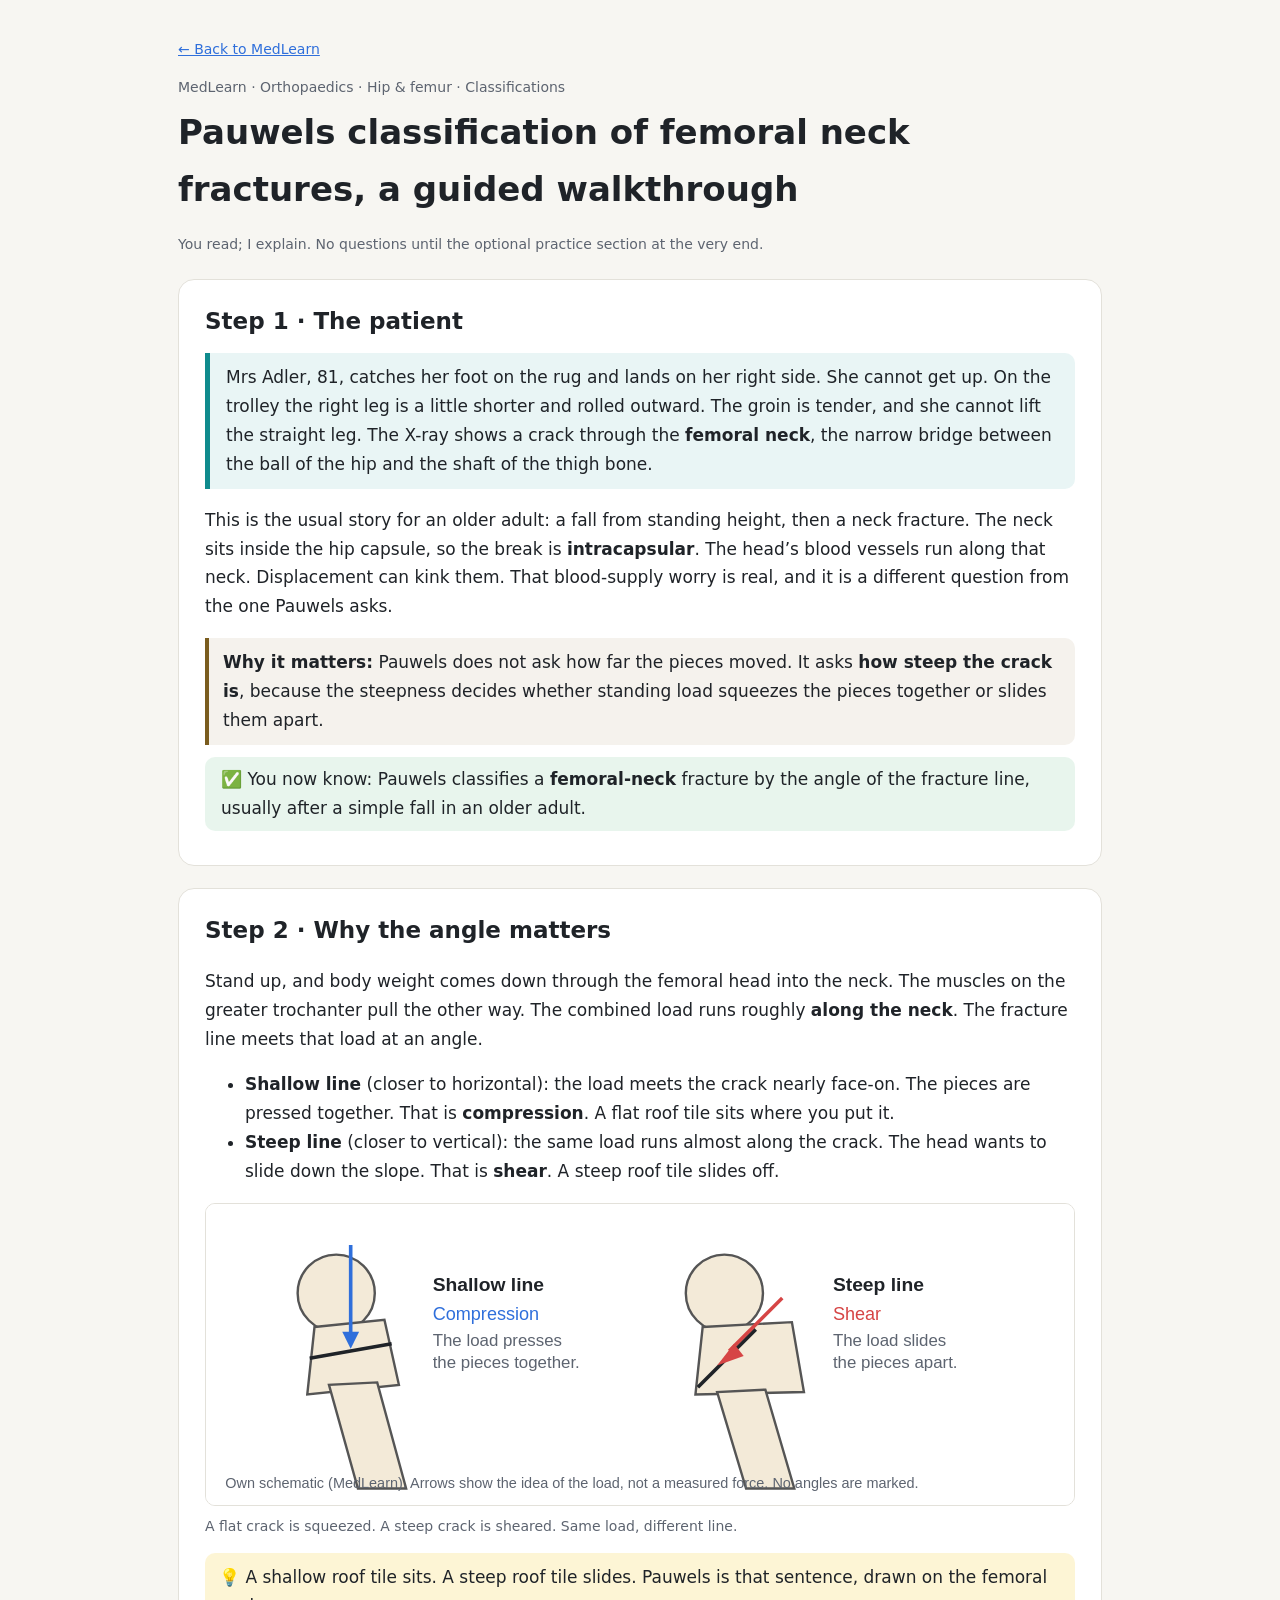
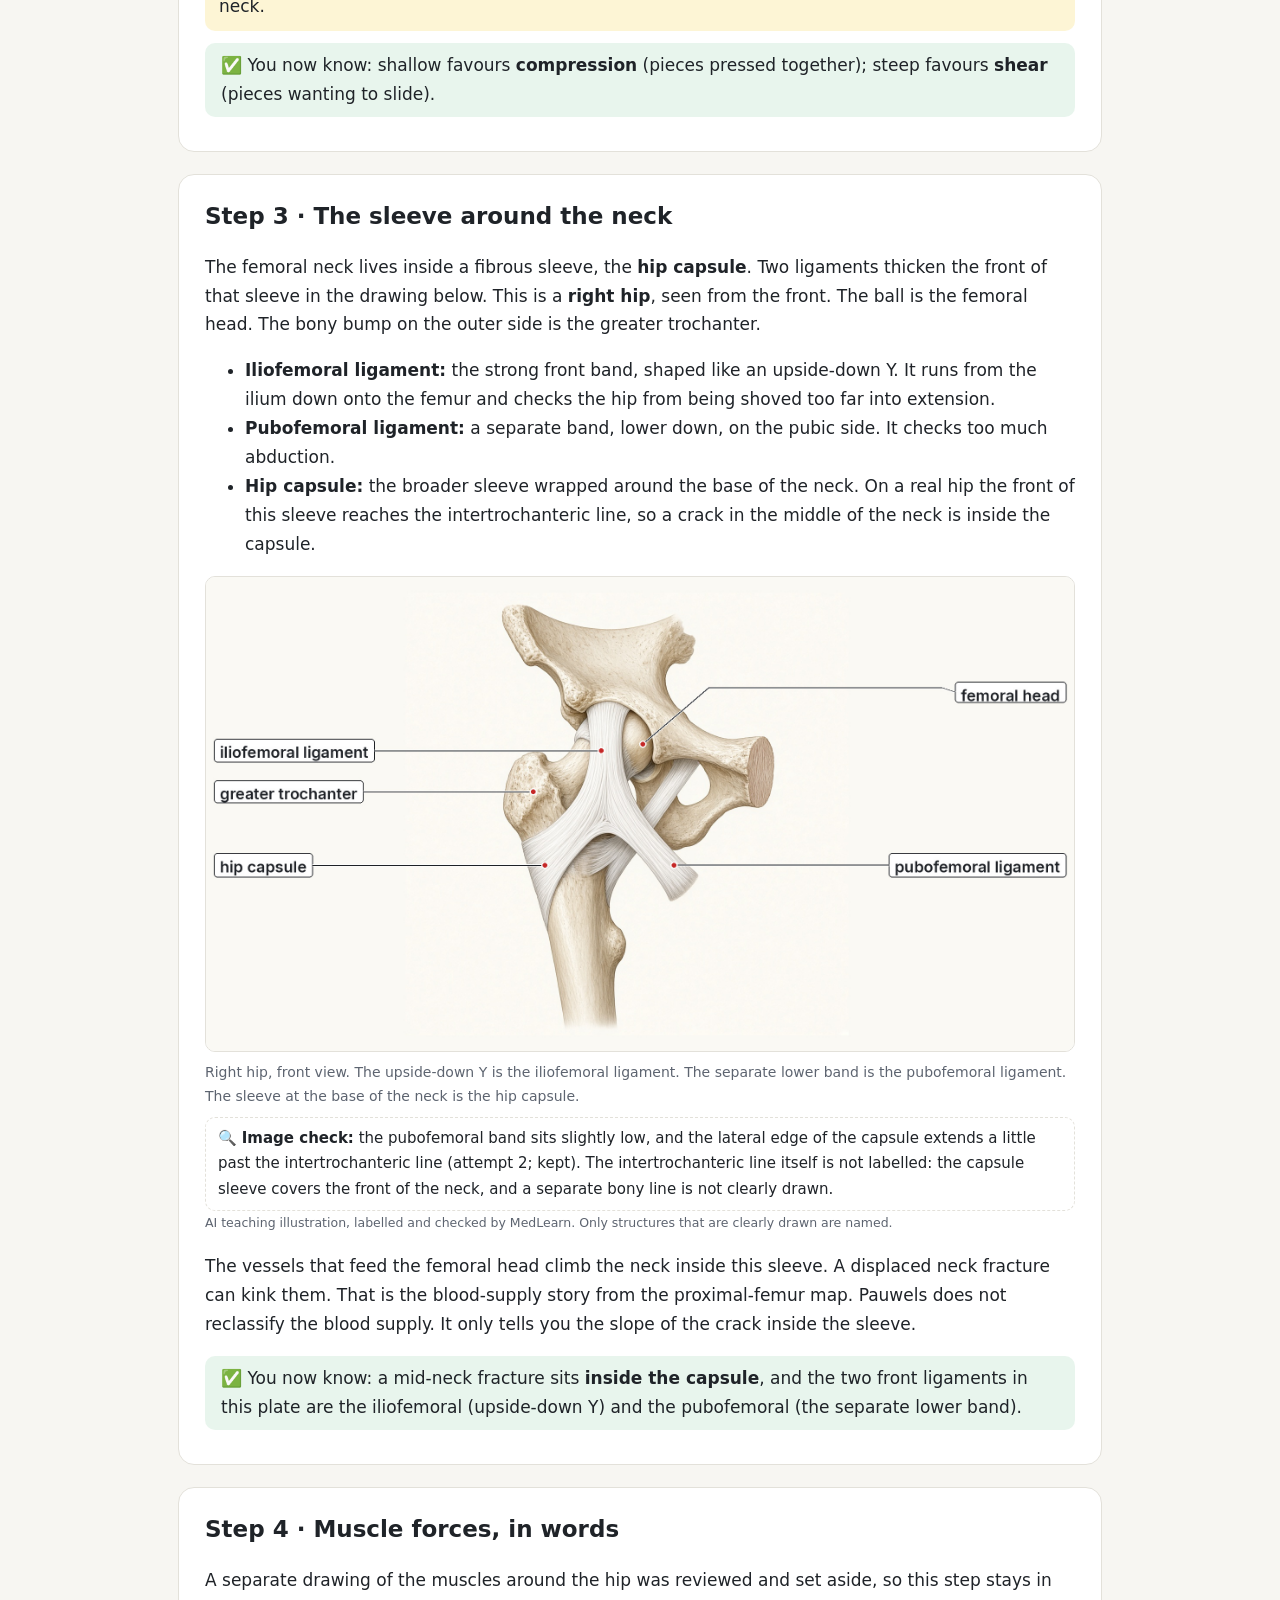
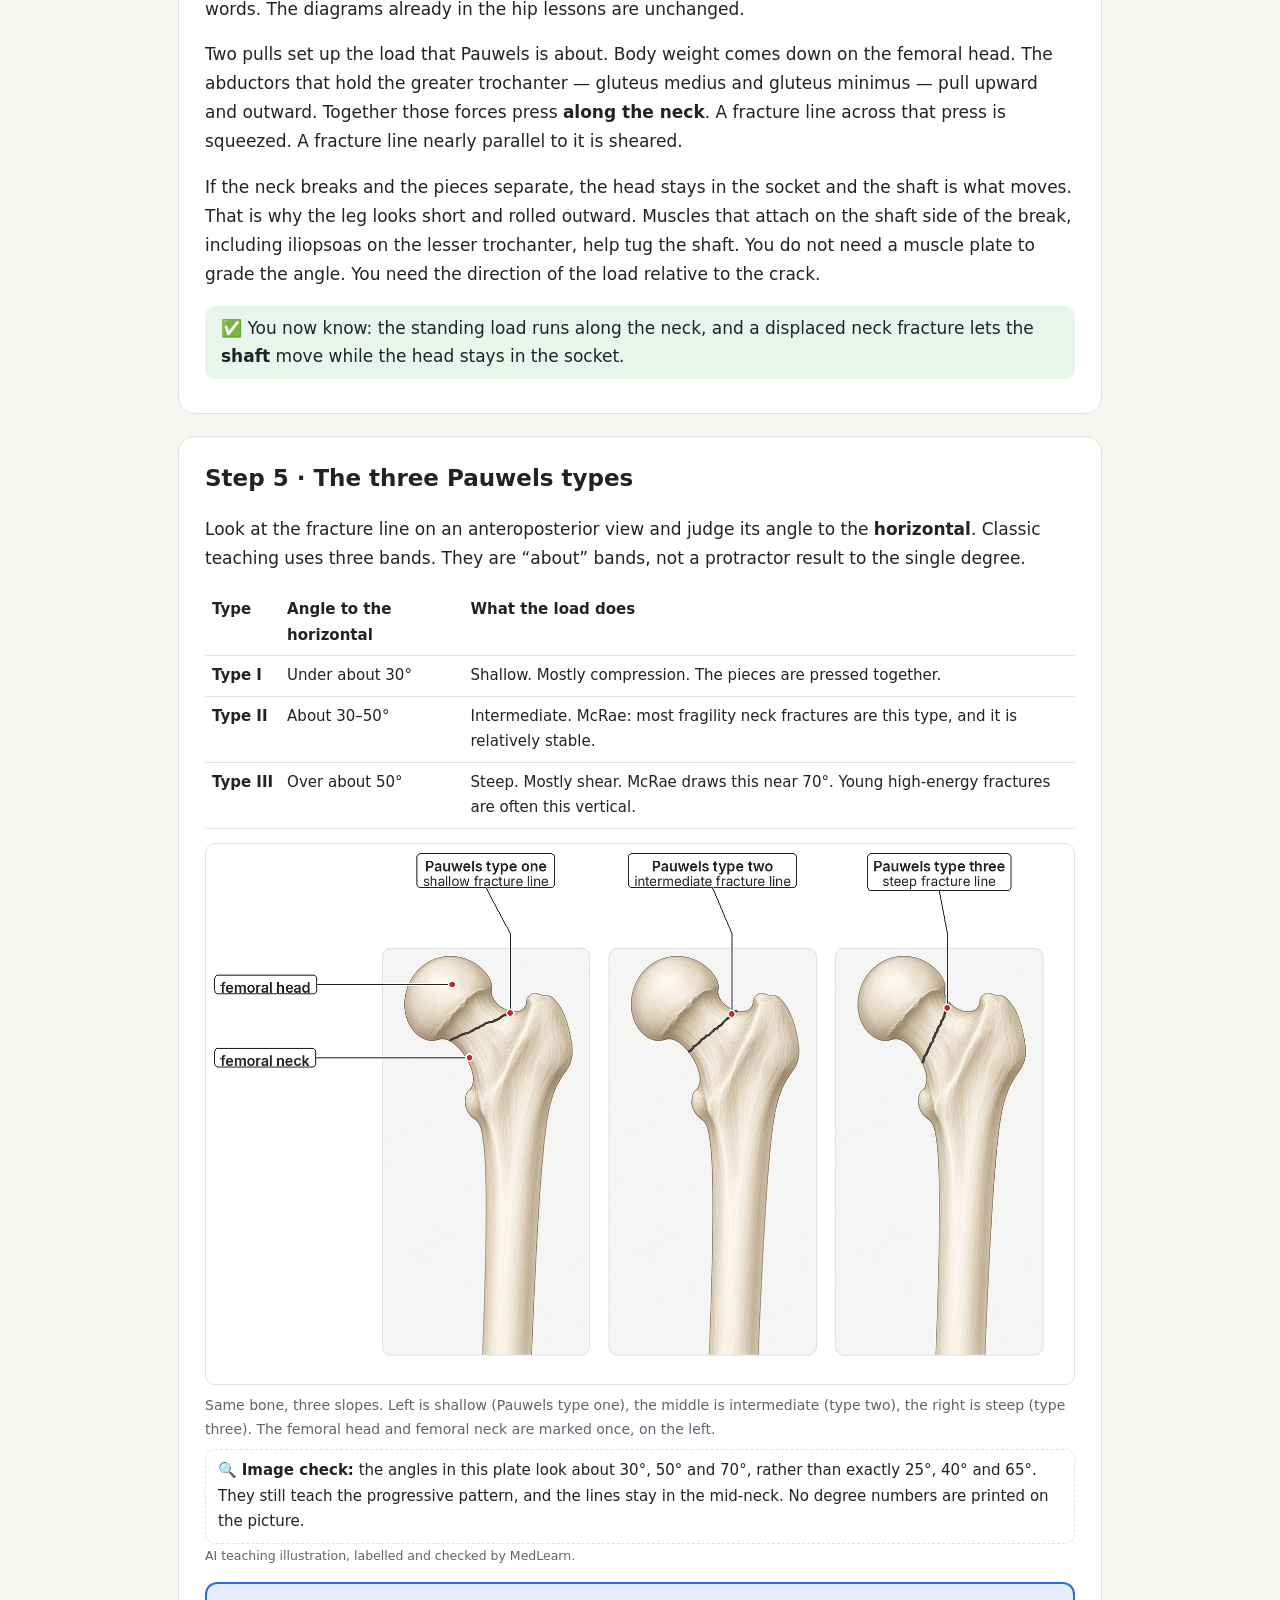
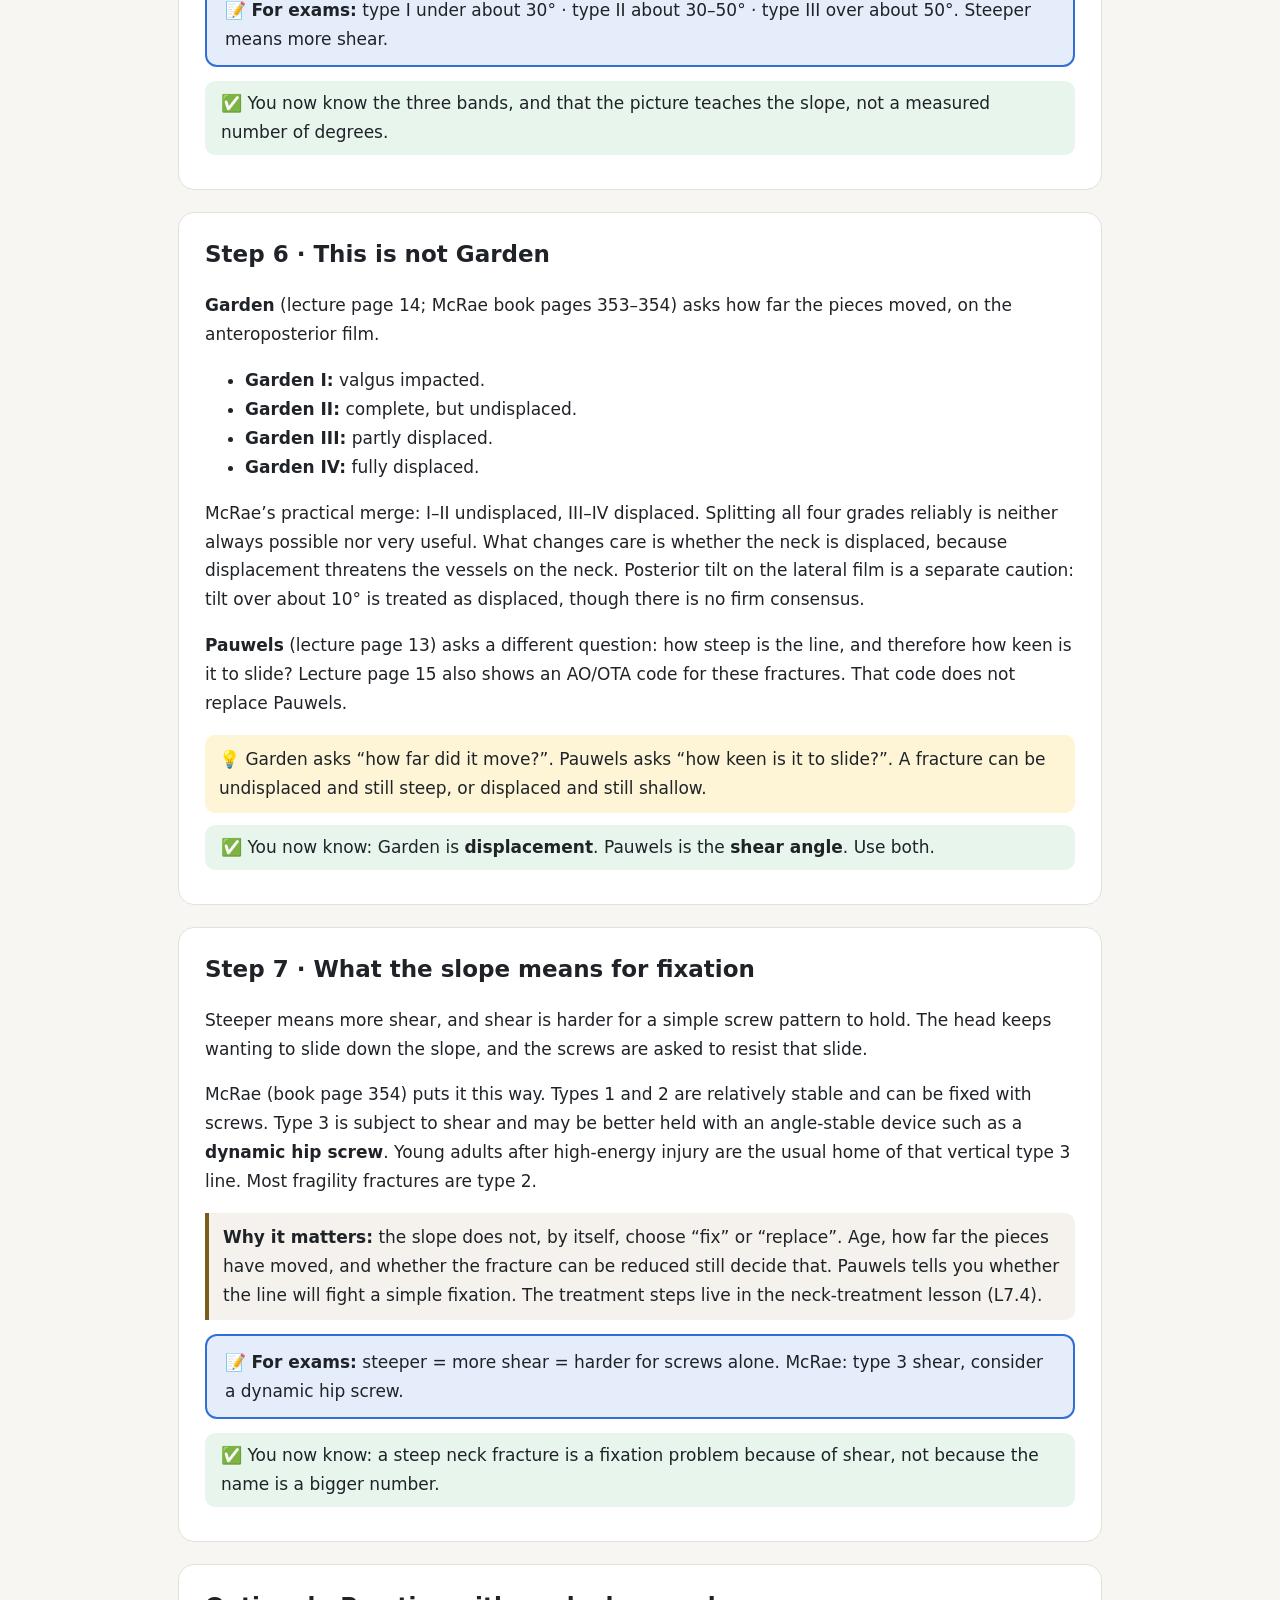
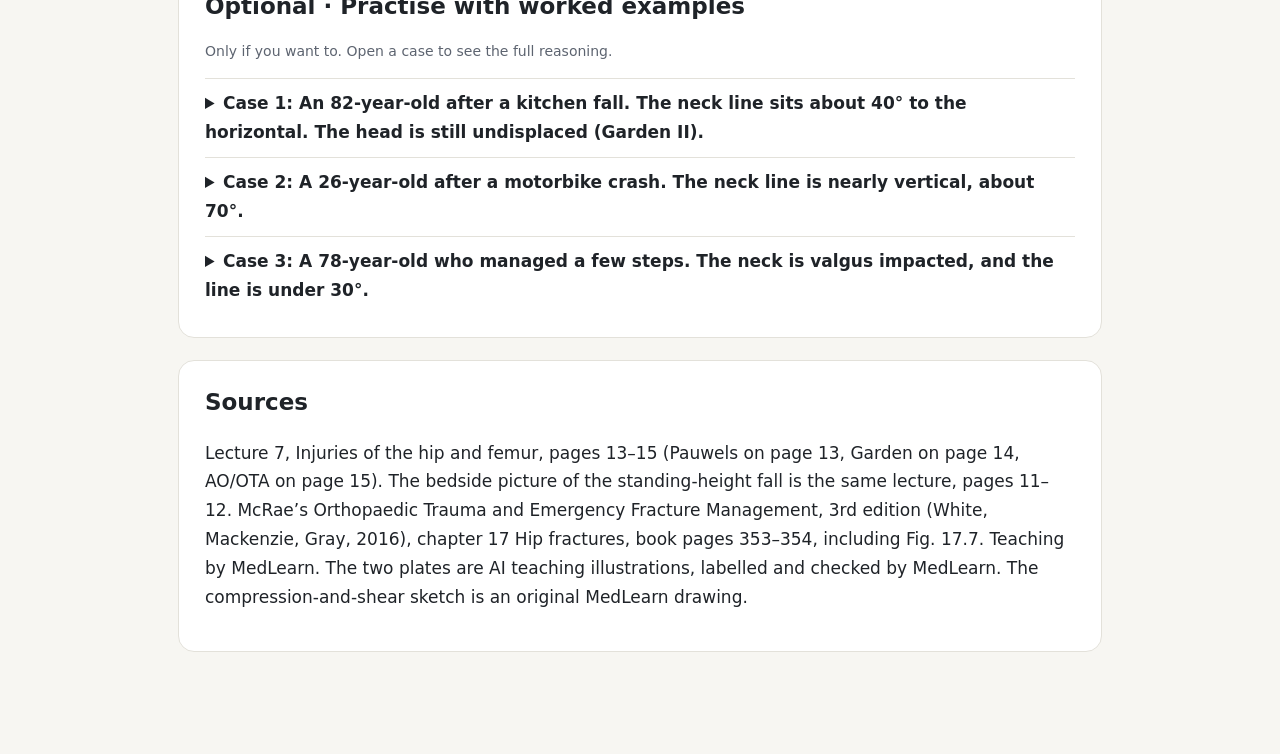
<file: classifications/pauwels.html>
<!DOCTYPE html><html lang="en"><head><meta charset="utf-8"><meta name="viewport" content="width=device-width,initial-scale=1"><title>Pauwels classification – MedLearn</title><style>:root{--bg:#f7f6f2;--panel:#fff;--ink:#1f2328;--mute:#5d6470;--line:#e3e1da;--acc:#2f6fdb;--ok:#1f9d55;--bad:#d64545;--c-hormone:#0f8b8d}
*{box-sizing:border-box}body{margin:0;background:var(--bg);color:var(--ink);font-family:"Atkinson Hyperlegible","Inter","Segoe UI",system-ui,Roboto,Arial,sans-serif;font-size:17px;line-height:1.7}
main{max-width:980px;margin:0 auto;padding:24px 28px 80px}
.card{background:var(--panel);border:1px solid var(--line);border-radius:16px;padding:22px 26px;margin:22px 0}
.card h2{margin:0 0 6px;font-size:23px}.meta{color:var(--mute);font-size:14px}
.scene{border-left:5px solid var(--c-hormone);background:color-mix(in srgb,var(--c-hormone) 9%,transparent);padding:10px 16px;border-radius:0 10px 10px 0;margin:12px 0}
.hint{background:color-mix(in srgb,#f5c518 18%,transparent);border-radius:10px;padding:10px 14px;margin:12px 0}
.exam{background:color-mix(in srgb,var(--acc) 12%,transparent);border:2px solid var(--acc);border-radius:12px;padding:12px 18px;margin:14px 0}
.check{background:color-mix(in srgb,var(--ok) 10%,transparent);border-radius:10px;padding:8px 16px;margin:12px 0}
figure{margin:14px 0}figure svg,figure img{width:100%;border:1px solid var(--line);border-radius:10px;background:#fff}figcaption{font-size:14px;color:var(--mute)}
table{border-collapse:collapse;width:100%;font-size:15px}td,th{border-bottom:1px solid var(--line);padding:7px;text-align:left;vertical-align:top}td:first-child,th:first-child{white-space:nowrap}
.imgcheck{display:block;margin-top:8px;background:#fff;border:1px dashed var(--line);border-radius:10px;padding:8px 12px;color:var(--ink);font-size:15px}
.attr{font-size:12.5px;color:var(--mute);line-height:1.4}
.why{background:color-mix(in srgb,#7a5c1e 8%,transparent);border-left:4px solid #7a5c1e;border-radius:0 10px 10px 0;padding:10px 14px;margin:12px 0}
details{border-top:1px solid var(--line);padding:10px 0}summary{cursor:pointer;font-weight:600}
a{color:var(--acc)}
</style></head><body><main>
<p class="meta"><a href="../">← Back to MedLearn</a></p><div class="meta">MedLearn · Orthopaedics · Hip &amp; femur · Classifications</div>
<h1 style="margin:4px 0">Pauwels classification of femoral neck fractures, a guided walkthrough</h1>
<p class="meta">You read; I explain. No questions until the optional practice section at the very end.</p>

<div class="card"><h2>Step 1 · The patient</h2>
<div class="scene">Mrs Adler, 81, catches her foot on the rug and lands on her right side. She cannot get up. On the trolley the right leg is a little shorter and rolled outward. The groin is tender, and she cannot lift the straight leg. The X-ray shows a crack through the <b>femoral neck</b>, the narrow bridge between the ball of the hip and the shaft of the thigh bone.</div>
<p>This is the usual story for an older adult: a fall from standing height, then a neck fracture. The neck sits inside the hip capsule, so the break is <b>intracapsular</b>. The head’s blood vessels run along that neck. Displacement can kink them. That blood-supply worry is real, and it is a different question from the one Pauwels asks.</p>
<div class="why"><b>Why it matters:</b> Pauwels does not ask how far the pieces moved. It asks <b>how steep the crack is</b>, because the steepness decides whether standing load squeezes the pieces together or slides them apart.</div>
<div class="check">✅ You now know: Pauwels classifies a <b>femoral-neck</b> fracture by the angle of the fracture line, usually after a simple fall in an older adult.</div></div>

<div class="card"><h2>Step 2 · Why the angle matters</h2>
<p>Stand up, and body weight comes down through the femoral head into the neck. The muscles on the greater trochanter pull the other way. The combined load runs roughly <b>along the neck</b>. The fracture line meets that load at an angle.</p>
<ul>
<li><b>Shallow line</b> (closer to horizontal): the load meets the crack nearly face-on. The pieces are pressed together. That is <b>compression</b>. A flat roof tile sits where you put it.</li>
<li><b>Steep line</b> (closer to vertical): the same load runs almost along the crack. The head wants to slide down the slope. That is <b>shear</b>. A steep roof tile slides off.</li>
</ul>
<figure><svg viewBox="0 0 720 250" xmlns="http://www.w3.org/2000/svg" role="img" aria-label="Shallow femoral neck fracture loaded in compression, and steep fracture loaded in shear">
<rect width="720" height="250" fill="#fff"/>
<g>
<circle cx="108" cy="74" r="32" fill="#f3ead8" stroke="#555" stroke-width="2"/>
<path d="M90,102 L148,96 L160,150 L84,158 Z" fill="#f3ead8" stroke="#555" stroke-width="2"/>
<path d="M102,150 L126,236 L166,236 L142,148 Z" fill="#f3ead8" stroke="#555" stroke-width="2"/>
<line x1="86" y1="128" x2="154" y2="116" stroke="#1f2328" stroke-width="3"/>
<line x1="120" y1="34" x2="120" y2="108" stroke="#2f6fdb" stroke-width="3"/>
<polygon points="120,120 113,106 127,106" fill="#2f6fdb"/>
<text x="188" y="72" font-family="Inter,Segoe UI,sans-serif" font-size="16" font-weight="700" fill="#1f2328">Shallow line</text>
<text x="188" y="96" font-family="Inter,Segoe UI,sans-serif" font-size="15" fill="#2f6fdb">Compression</text>
<text x="188" y="118" font-family="Inter,Segoe UI,sans-serif" font-size="14" fill="#5d6470">The load presses</text>
<text x="188" y="136" font-family="Inter,Segoe UI,sans-serif" font-size="14" fill="#5d6470">the pieces together.</text>
</g>
<g>
<circle cx="430" cy="74" r="32" fill="#f3ead8" stroke="#555" stroke-width="2"/>
<path d="M412,102 L486,98 L496,156 L406,158 Z" fill="#f3ead8" stroke="#555" stroke-width="2"/>
<path d="M424,156 L448,236 L488,236 L464,154 Z" fill="#f3ead8" stroke="#555" stroke-width="2"/>
<line x1="408" y1="152" x2="456" y2="104" stroke="#1f2328" stroke-width="3"/>
<line x1="478" y1="78" x2="434" y2="122" stroke="#d64545" stroke-width="3"/>
<polygon points="424,134 438,116 446,126" fill="#d64545"/>
<text x="520" y="72" font-family="Inter,Segoe UI,sans-serif" font-size="16" font-weight="700" fill="#1f2328">Steep line</text>
<text x="520" y="96" font-family="Inter,Segoe UI,sans-serif" font-size="15" fill="#d64545">Shear</text>
<text x="520" y="118" font-family="Inter,Segoe UI,sans-serif" font-size="14" fill="#5d6470">The load slides</text>
<text x="520" y="136" font-family="Inter,Segoe UI,sans-serif" font-size="14" fill="#5d6470">the pieces apart.</text>
</g>
<text x="16" y="236" font-family="Inter,Segoe UI,sans-serif" font-size="12" fill="#5d6470">Own schematic (MedLearn). Arrows show the idea of the load, not a measured force. No angles are marked.</text>
</svg><figcaption>A flat crack is squeezed. A steep crack is sheared. Same load, different line.</figcaption></figure>
<div class="hint">💡 A shallow roof tile sits. A steep roof tile slides. Pauwels is that sentence, drawn on the femoral neck.</div>
<div class="check">✅ You now know: shallow favours <b>compression</b> (pieces pressed together); steep favours <b>shear</b> (pieces wanting to slide).</div></div>

<div class="card"><h2>Step 3 · The sleeve around the neck</h2>
<p>The femoral neck lives inside a fibrous sleeve, the <b>hip capsule</b>. Two ligaments thicken the front of that sleeve in the drawing below. This is a <b>right hip</b>, seen from the front. The ball is the femoral head. The bony bump on the outer side is the greater trochanter.</p>
<ul>
<li><b>Iliofemoral ligament:</b> the strong front band, shaped like an upside-down Y. It runs from the ilium down onto the femur and checks the hip from being shoved too far into extension.</li>
<li><b>Pubofemoral ligament:</b> a separate band, lower down, on the pubic side. It checks too much abduction.</li>
<li><b>Hip capsule:</b> the broader sleeve wrapped around the base of the neck. On a real hip the front of this sleeve reaches the intertrochanteric line, so a crack in the middle of the neck is inside the capsule.</li>
</ul>
<figure><img src="../images/pw-hip-ligaments-labelled.jpg" alt="Labelled teaching drawing of a right hip from the front: iliofemoral ligament as an upside-down Y, a separate pubofemoral ligament, hip capsule, femoral head, and greater trochanter.">
<figcaption>Right hip, front view. The upside-down Y is the iliofemoral ligament. The separate lower band is the pubofemoral ligament. The sleeve at the base of the neck is the hip capsule.
<span class="imgcheck">🔍 <b>Image check:</b> the pubofemoral band sits slightly low, and the lateral edge of the capsule extends a little past the intertrochanteric line (attempt 2; kept). The intertrochanteric line itself is not labelled: the capsule sleeve covers the front of the neck, and a separate bony line is not clearly drawn.</span>
<span class="attr">AI teaching illustration, labelled and checked by MedLearn. Only structures that are clearly drawn are named.</span></figcaption></figure>
<p>The vessels that feed the femoral head climb the neck inside this sleeve. A displaced neck fracture can kink them. That is the blood-supply story from the proximal-femur map. Pauwels does not reclassify the blood supply. It only tells you the slope of the crack inside the sleeve.</p>
<div class="check">✅ You now know: a mid-neck fracture sits <b>inside the capsule</b>, and the two front ligaments in this plate are the iliofemoral (upside-down Y) and the pubofemoral (the separate lower band).</div></div>

<div class="card"><h2>Step 4 · Muscle forces, in words</h2>
<p>A separate drawing of the muscles around the hip was reviewed and set aside, so this step stays in words. The diagrams already in the hip lessons are unchanged.</p>
<p>Two pulls set up the load that Pauwels is about. Body weight comes down on the femoral head. The abductors that hold the greater trochanter — gluteus medius and gluteus minimus — pull upward and outward. Together those forces press <b>along the neck</b>. A fracture line across that press is squeezed. A fracture line nearly parallel to it is sheared.</p>
<p>If the neck breaks and the pieces separate, the head stays in the socket and the shaft is what moves. That is why the leg looks short and rolled outward. Muscles that attach on the shaft side of the break, including iliopsoas on the lesser trochanter, help tug the shaft. You do not need a muscle plate to grade the angle. You need the direction of the load relative to the crack.</p>
<div class="check">✅ You now know: the standing load runs along the neck, and a displaced neck fracture lets the <b>shaft</b> move while the head stays in the socket.</div></div>

<div class="card"><h2>Step 5 · The three Pauwels types</h2>
<p>Look at the fracture line on an anteroposterior view and judge its angle to the <b>horizontal</b>. Classic teaching uses three bands. They are “about” bands, not a protractor result to the single degree.</p>
<table>
<tr><th>Type</th><th>Angle to the horizontal</th><th>What the load does</th></tr>
<tr><td><b>Type I</b></td><td>Under about 30°</td><td>Shallow. Mostly compression. The pieces are pressed together.</td></tr>
<tr><td><b>Type II</b></td><td>About 30–50°</td><td>Intermediate. McRae: most fragility neck fractures are this type, and it is relatively stable.</td></tr>
<tr><td><b>Type III</b></td><td>Over about 50°</td><td>Steep. Mostly shear. McRae draws this near 70°. Young high-energy fractures are often this vertical.</td></tr>
</table>
<figure><img src="../images/pw-pauwels-angle-labelled.jpg" alt="Three-panel teaching drawing of a femoral neck. Left: Pauwels type one, a shallow fracture line. Middle: Pauwels type two, an intermediate fracture line. Right: Pauwels type three, a steep fracture line. Femoral head and femoral neck are labelled once.">
<figcaption>Same bone, three slopes. Left is shallow (Pauwels type one), the middle is intermediate (type two), the right is steep (type three). The femoral head and femoral neck are marked once, on the left.
<span class="imgcheck">🔍 <b>Image check:</b> the angles in this plate look about 30°, 50° and 70°, rather than exactly 25°, 40° and 65°. They still teach the progressive pattern, and the lines stay in the mid-neck. No degree numbers are printed on the picture.</span>
<span class="attr">AI teaching illustration, labelled and checked by MedLearn.</span></figcaption></figure>
<div class="exam">📝 <b>For exams:</b> type I under about 30° · type II about 30–50° · type III over about 50°. Steeper means more shear.</div>
<div class="check">✅ You now know the three bands, and that the picture teaches the slope, not a measured number of degrees.</div></div>

<div class="card"><h2>Step 6 · This is not Garden</h2>
<p><b>Garden</b> (lecture page 14; McRae book pages 353–354) asks how far the pieces moved, on the anteroposterior film.</p>
<ul>
<li><b>Garden I:</b> valgus impacted.</li>
<li><b>Garden II:</b> complete, but undisplaced.</li>
<li><b>Garden III:</b> partly displaced.</li>
<li><b>Garden IV:</b> fully displaced.</li>
</ul>
<p>McRae’s practical merge: I–II undisplaced, III–IV displaced. Splitting all four grades reliably is neither always possible nor very useful. What changes care is whether the neck is displaced, because displacement threatens the vessels on the neck. Posterior tilt on the lateral film is a separate caution: tilt over about 10° is treated as displaced, though there is no firm consensus.</p>
<p><b>Pauwels</b> (lecture page 13) asks a different question: how steep is the line, and therefore how keen is it to slide? Lecture page 15 also shows an AO/OTA code for these fractures. That code does not replace Pauwels.</p>
<div class="hint">💡 Garden asks “how far did it move?”. Pauwels asks “how keen is it to slide?”. A fracture can be undisplaced and still steep, or displaced and still shallow.</div>
<div class="check">✅ You now know: Garden is <b>displacement</b>. Pauwels is the <b>shear angle</b>. Use both.</div></div>

<div class="card"><h2>Step 7 · What the slope means for fixation</h2>
<p>Steeper means more shear, and shear is harder for a simple screw pattern to hold. The head keeps wanting to slide down the slope, and the screws are asked to resist that slide.</p>
<p>McRae (book page 354) puts it this way. Types 1 and 2 are relatively stable and can be fixed with screws. Type 3 is subject to shear and may be better held with an angle-stable device such as a <b>dynamic hip screw</b>. Young adults after high-energy injury are the usual home of that vertical type 3 line. Most fragility fractures are type 2.</p>
<div class="why"><b>Why it matters:</b> the slope does not, by itself, choose “fix” or “replace”. Age, how far the pieces have moved, and whether the fracture can be reduced still decide that. Pauwels tells you whether the line will fight a simple fixation. The treatment steps live in the neck-treatment lesson (L7.4).</div>
<div class="exam">📝 <b>For exams:</b> steeper = more shear = harder for screws alone. McRae: type 3 shear, consider a dynamic hip screw.</div>
<div class="check">✅ You now know: a steep neck fracture is a fixation problem because of shear, not because the name is a bigger number.</div></div>

<div class="card"><h2>Optional · Practise with worked examples</h2>
<p class="meta">Only if you want to. Open a case to see the full reasoning.</p>
<details><summary>Case 1: An 82-year-old after a kitchen fall. The neck line sits about 40° to the horizontal. The head is still undisplaced (Garden II).</summary>
<div class="ans show"><b>Pauwels type II, and separately Garden II.</b> <i>Reasoning:</i> about 40° sits in the type II band (about 30–50°). Garden II is the undisplaced group. McRae: most fragility fractures are type 2, relatively stable, and screws are often used. The angle did not answer the displacement question, and the Garden grade did not answer the shear question.</div></details>
<details><summary>Case 2: A 26-year-old after a motorbike crash. The neck line is nearly vertical, about 70°.</summary>
<div class="ans show"><b>Pauwels type III.</b> <i>Reasoning:</i> over about 50°, and looking like the steep end of the pattern (McRae draws type 3 near 70°). The load is mostly shear, so simple screws fight the slide. McRae: consider angle-stable fixation such as a dynamic hip screw. In a young adult the aim is still urgent reduction and fixation to save the head. The steep line changes the implant thinking, not the urgency.</div></details>
<details><summary>Case 3: A 78-year-old who managed a few steps. The neck is valgus impacted, and the line is under 30°.</summary>
<div class="ans show"><b>Pauwels type I, and Garden I is a different label.</b> <i>Reasoning:</i> under about 30° is the shallow, compression-friendly band (type I). Valgus impaction is Garden I, which describes displacement, not the slope. A shallow line does not mean you skip Garden.</div></details>
</div>

<div class="card"><h2>Sources</h2>
<p>Lecture 7, Injuries of the hip and femur, pages 13–15 (Pauwels on page 13, Garden on page 14, AO/OTA on page 15). The bedside picture of the standing-height fall is the same lecture, pages 11–12. McRae’s Orthopaedic Trauma and Emergency Fracture Management, 3rd edition (White, Mackenzie, Gray, 2016), chapter 17 Hip fractures, book pages 353–354, including Fig. 17.7. Teaching by MedLearn. The two plates are AI teaching illustrations, labelled and checked by MedLearn. The compression-and-shear sketch is an original MedLearn drawing.</p>
</div>
</main></body></html>
</file>
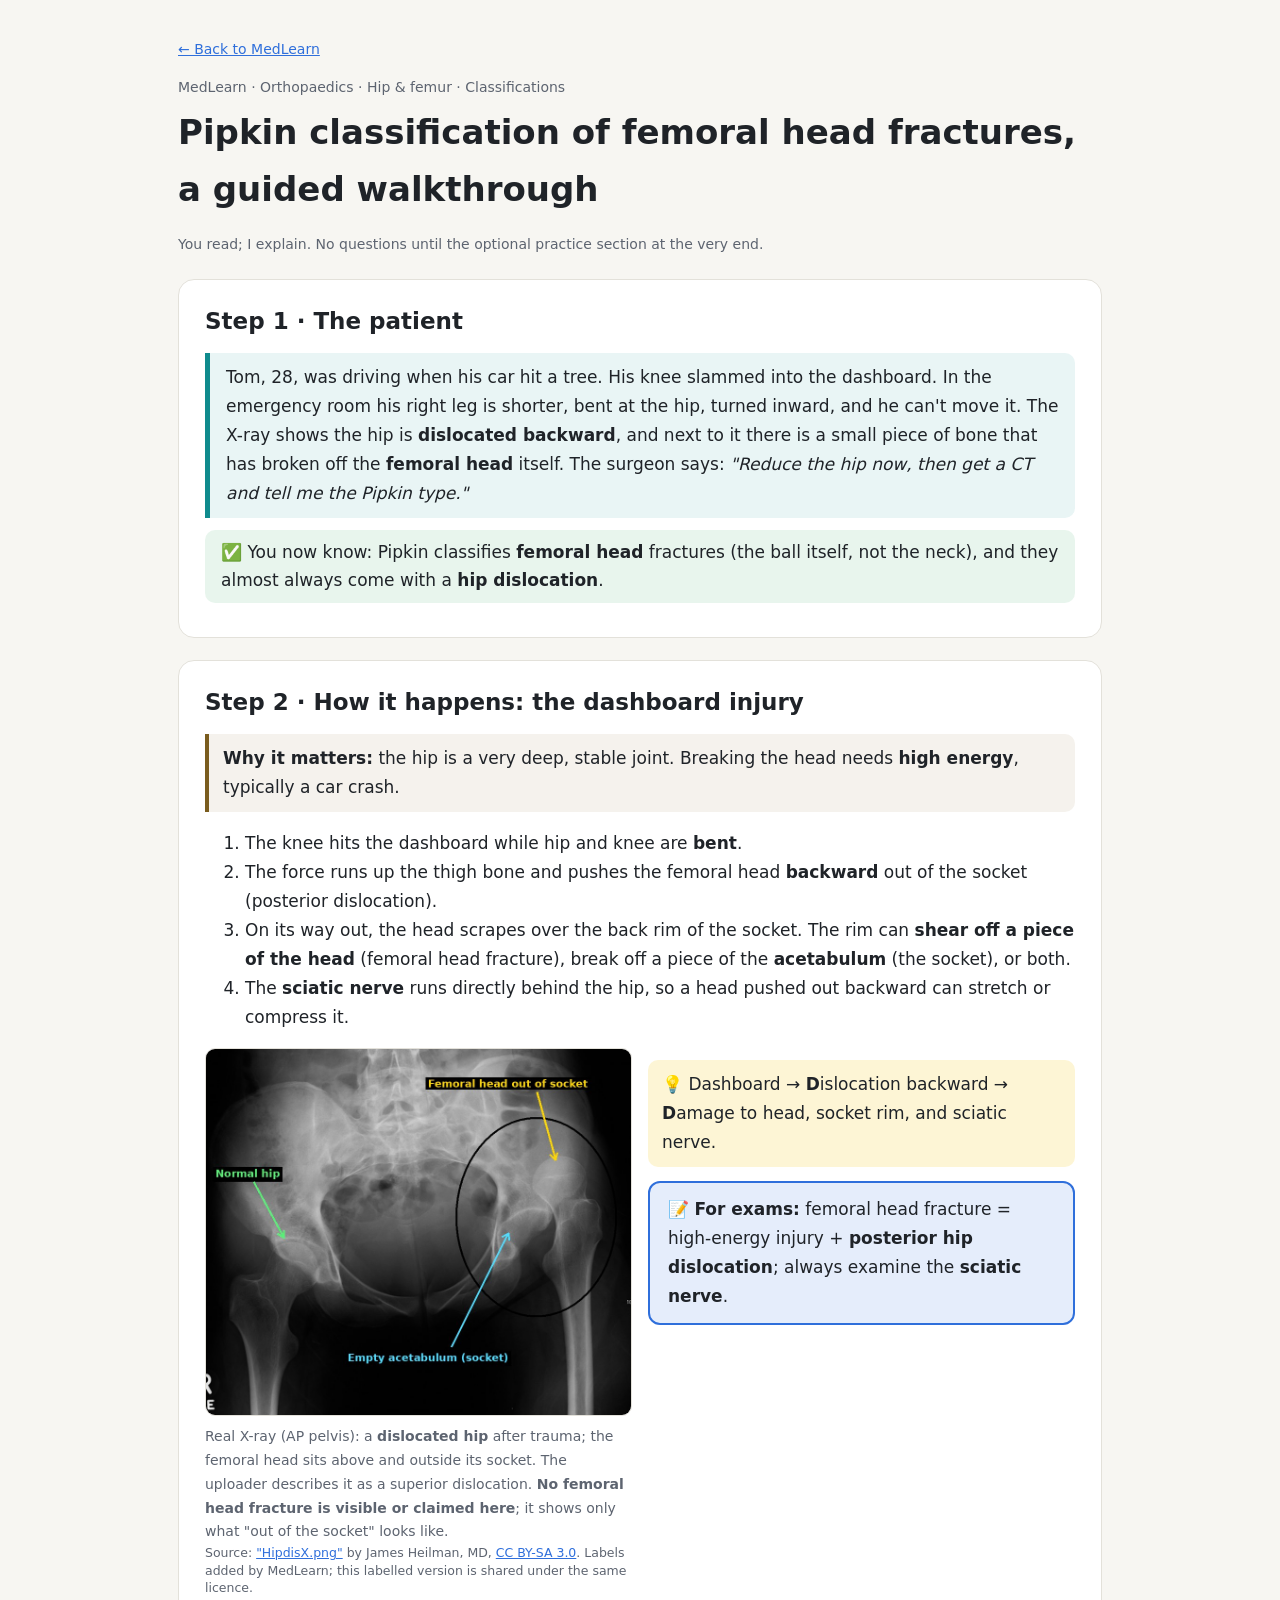
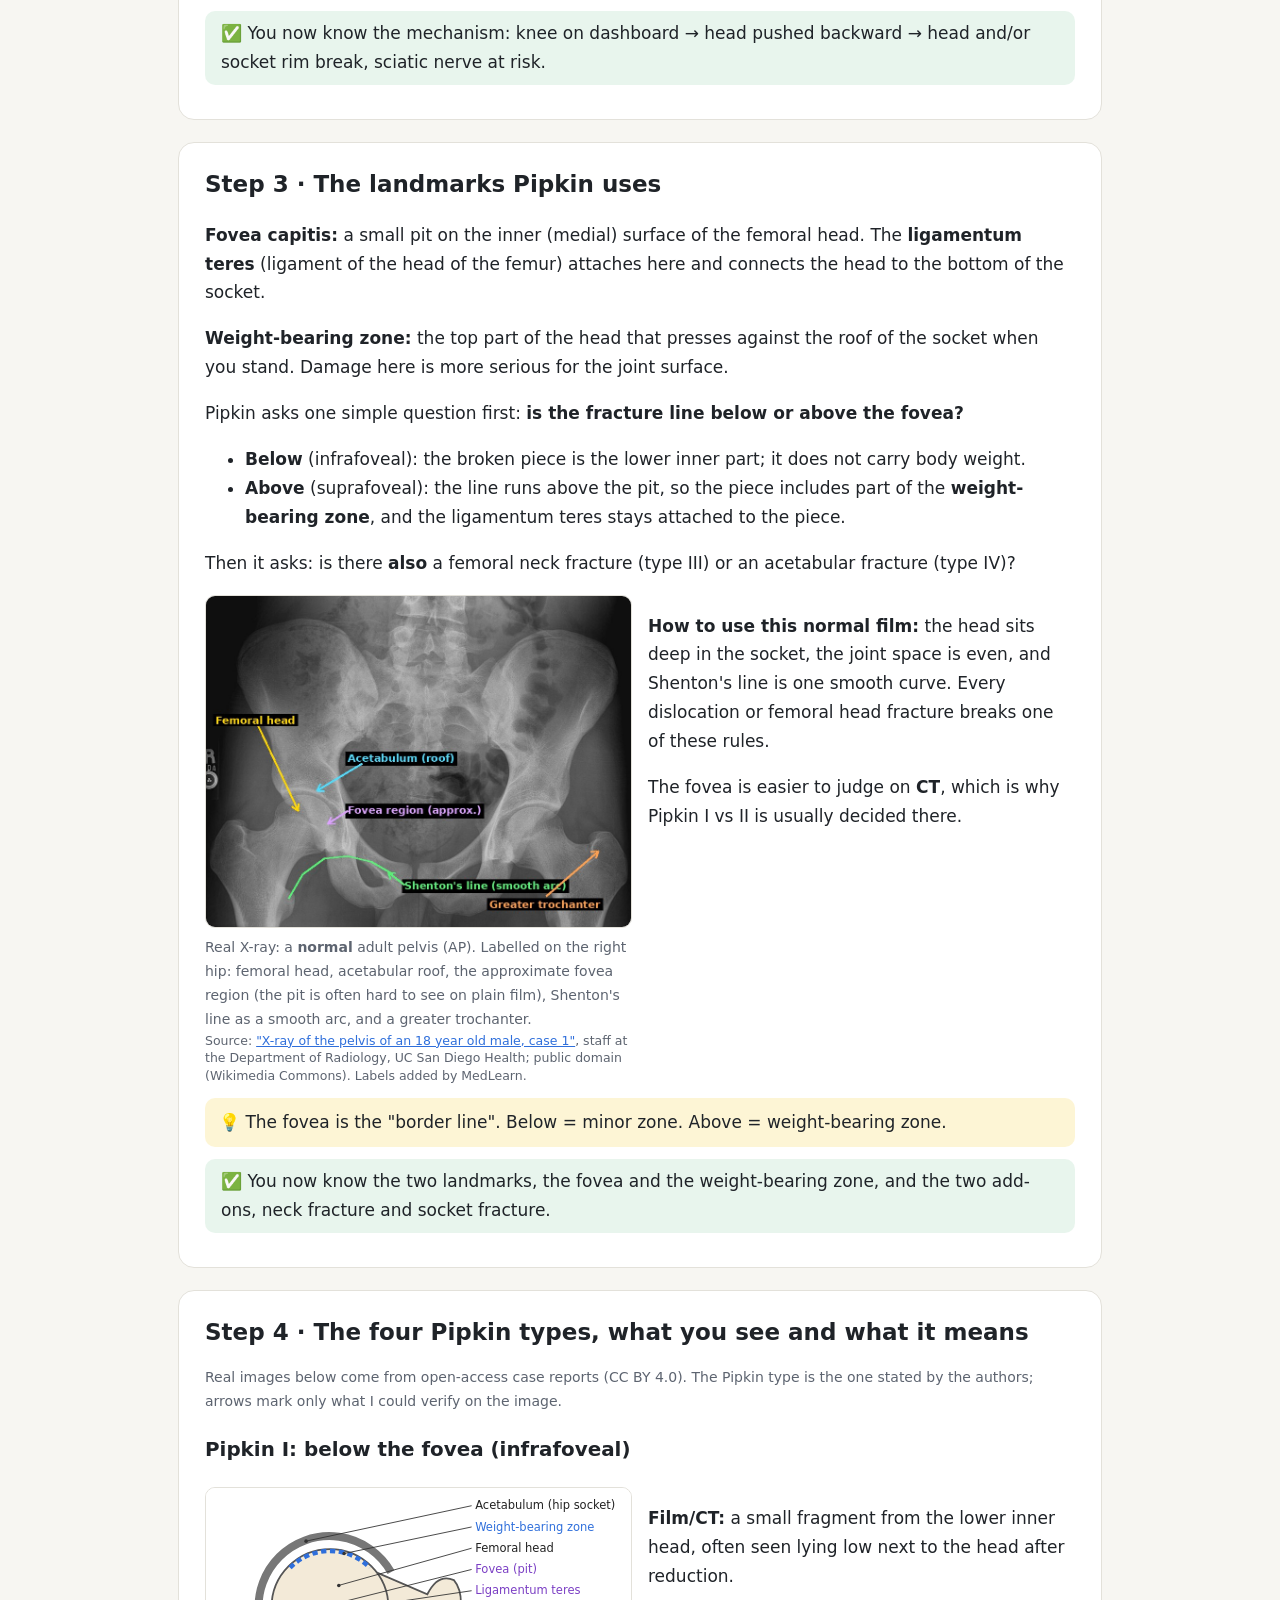
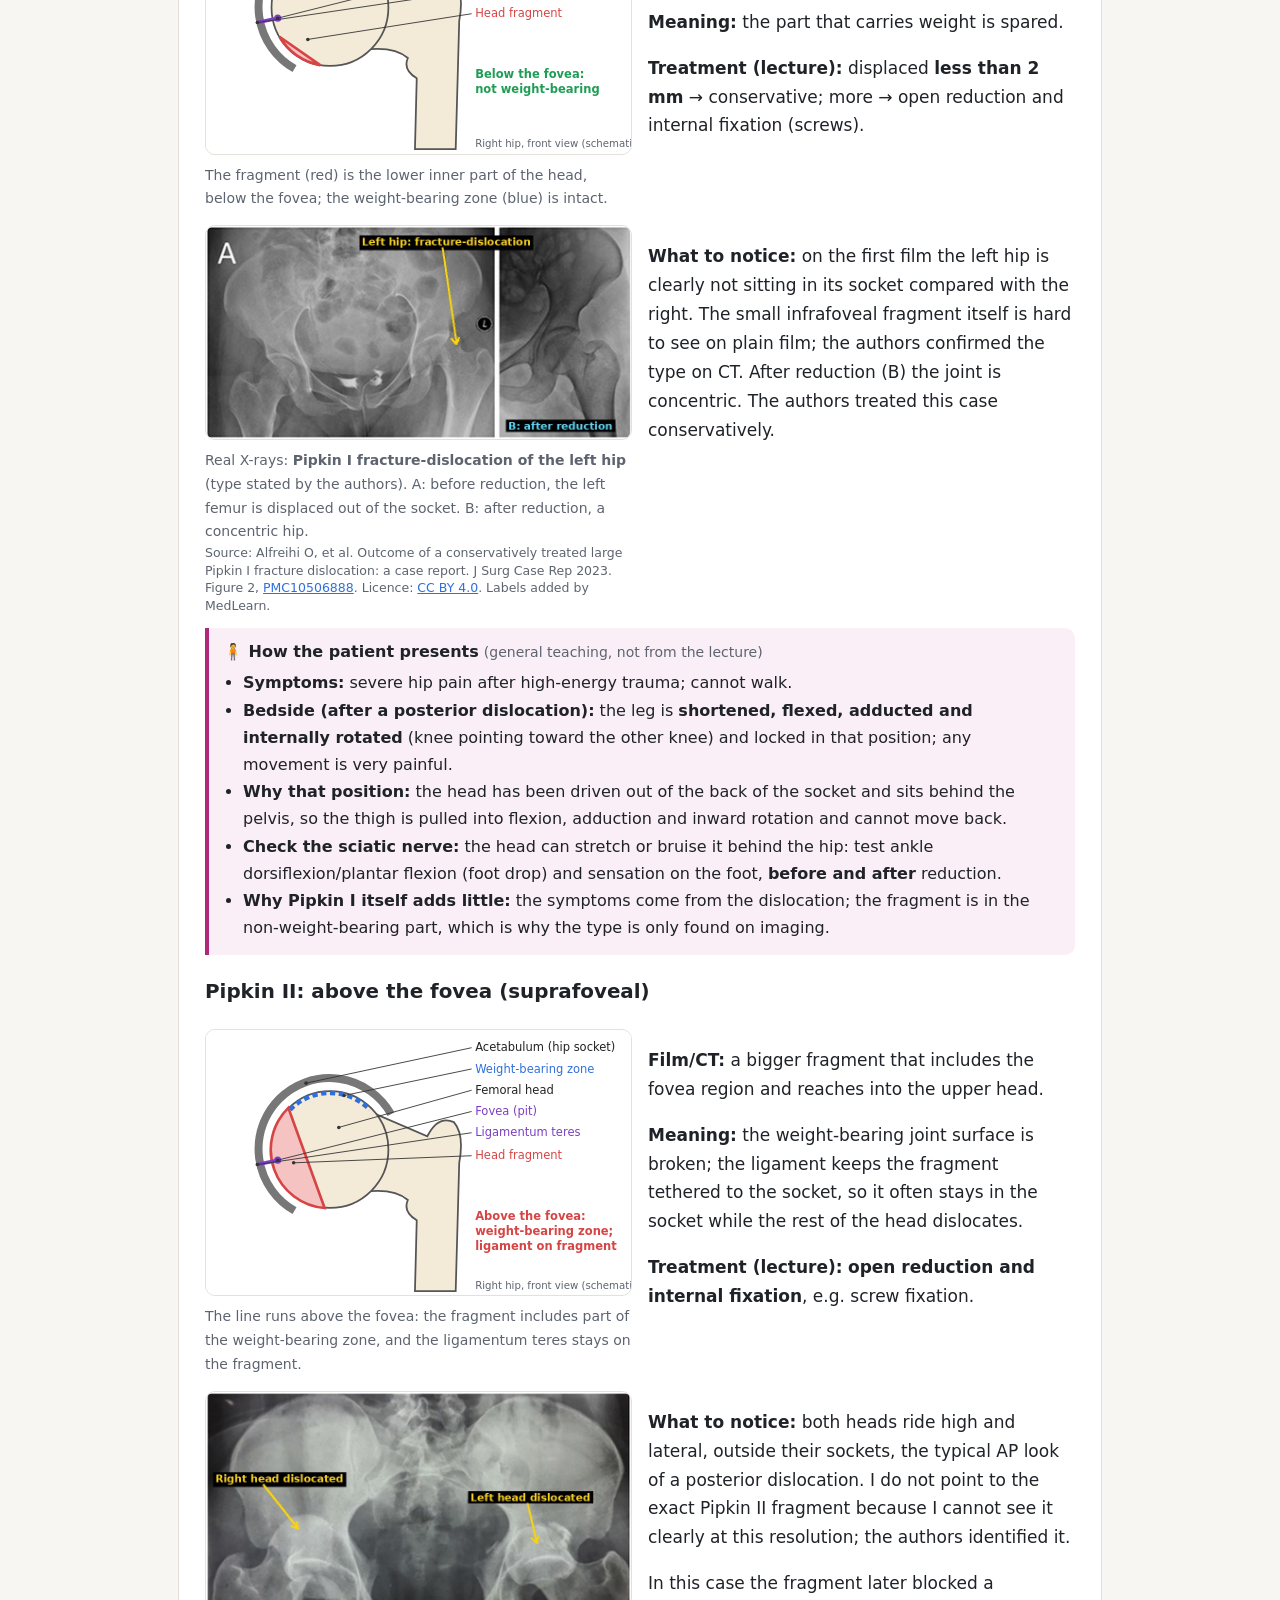
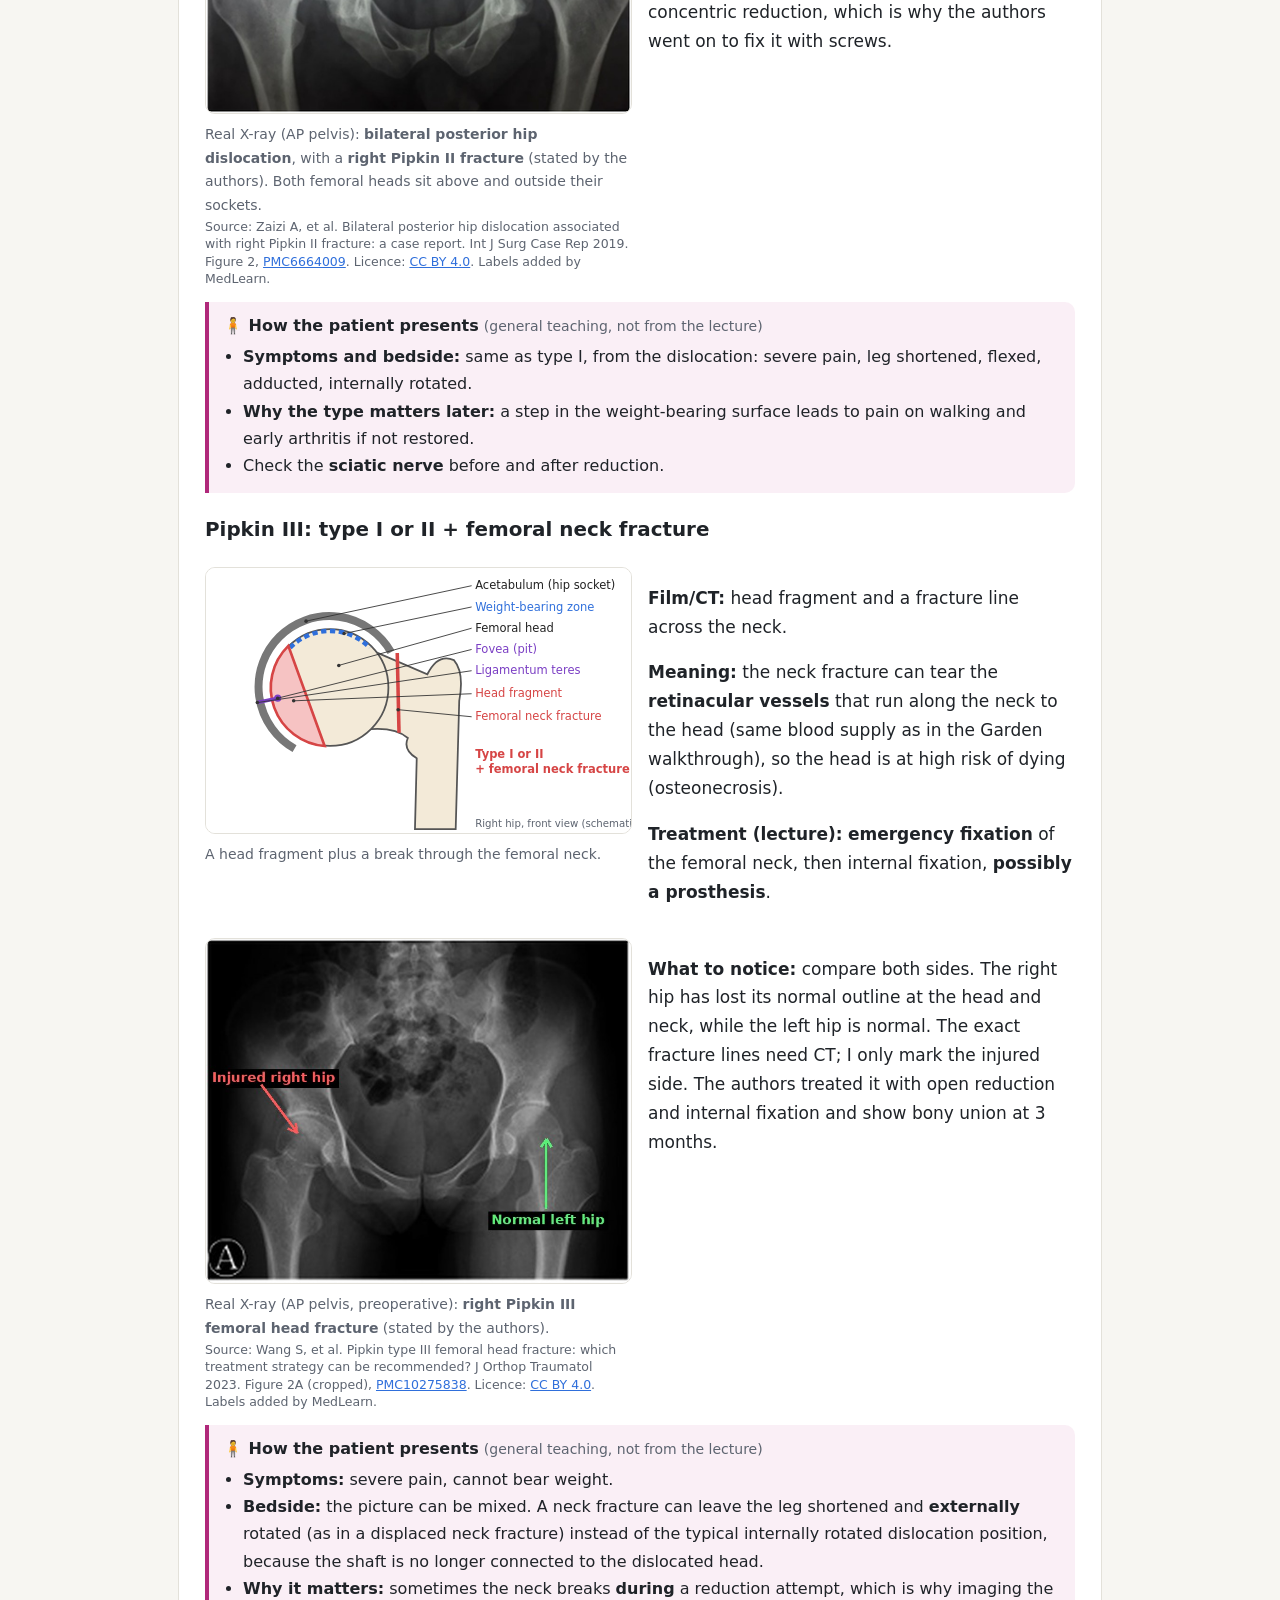
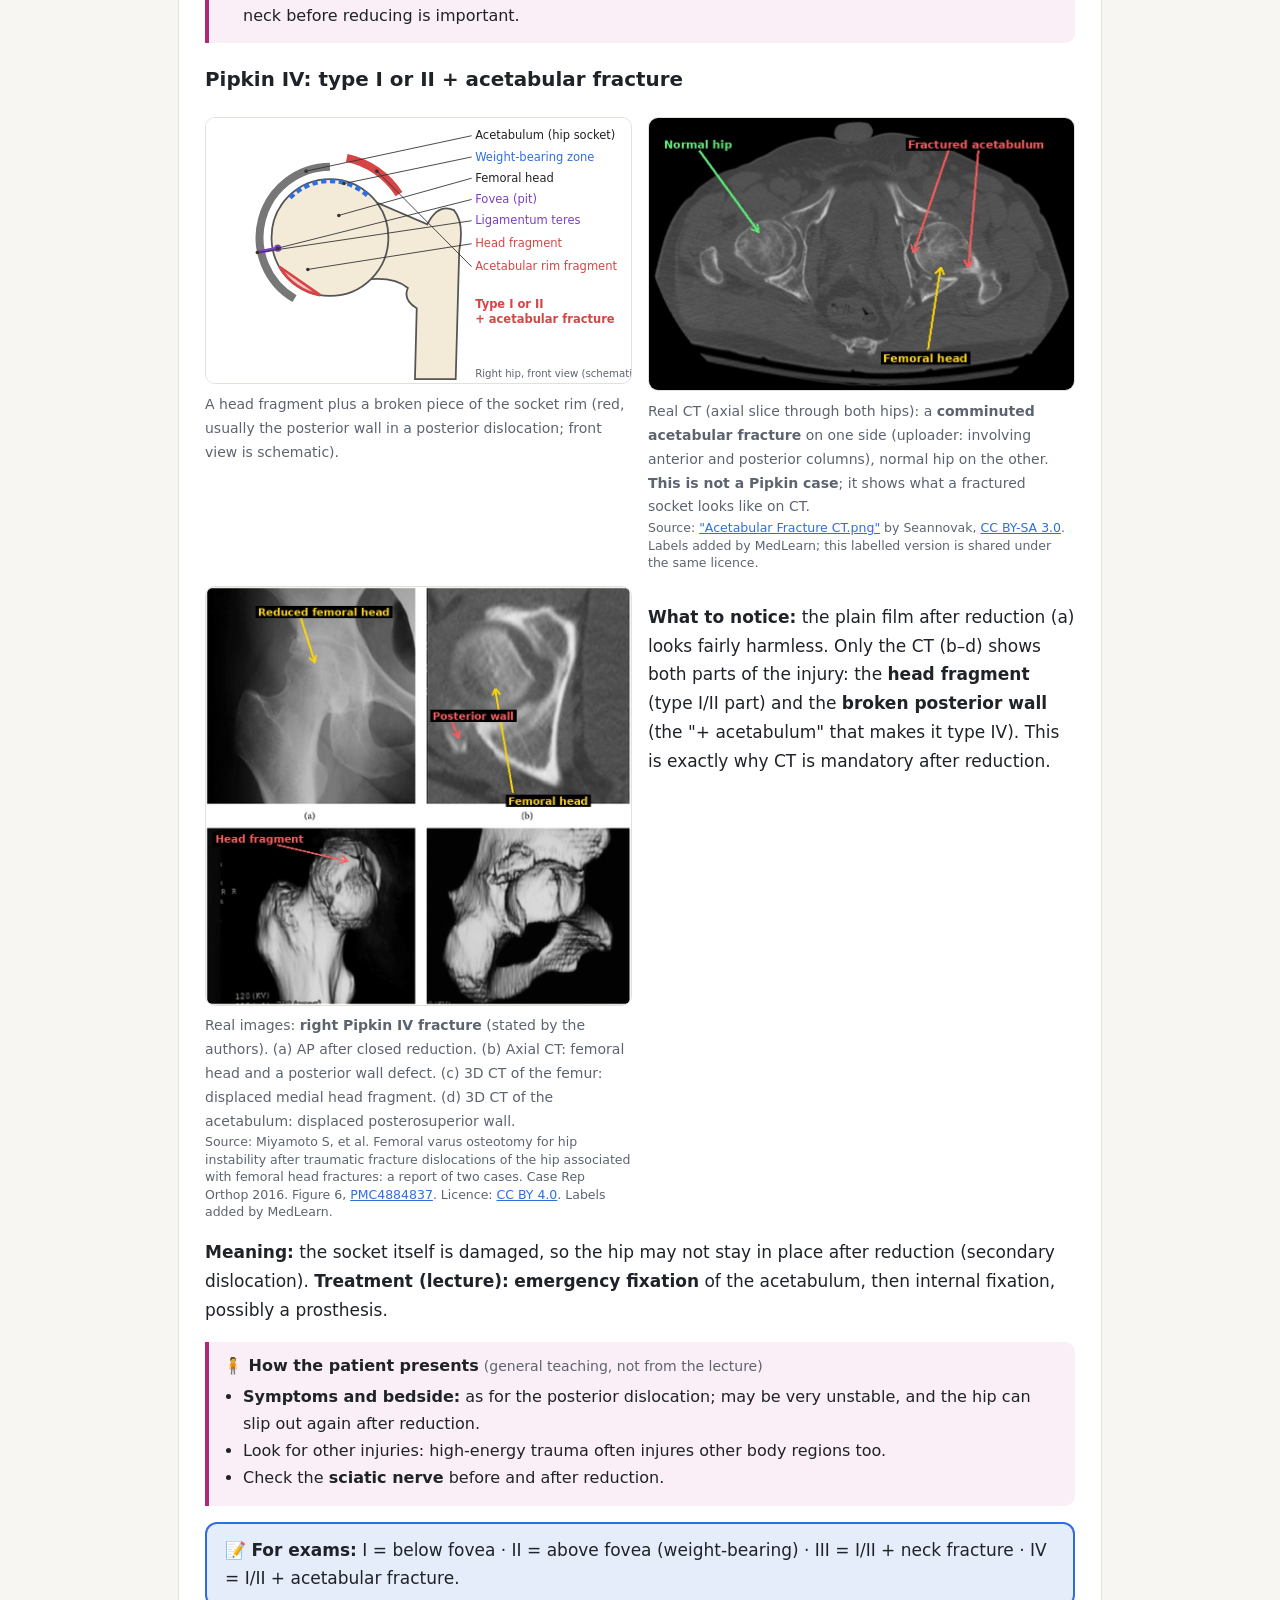
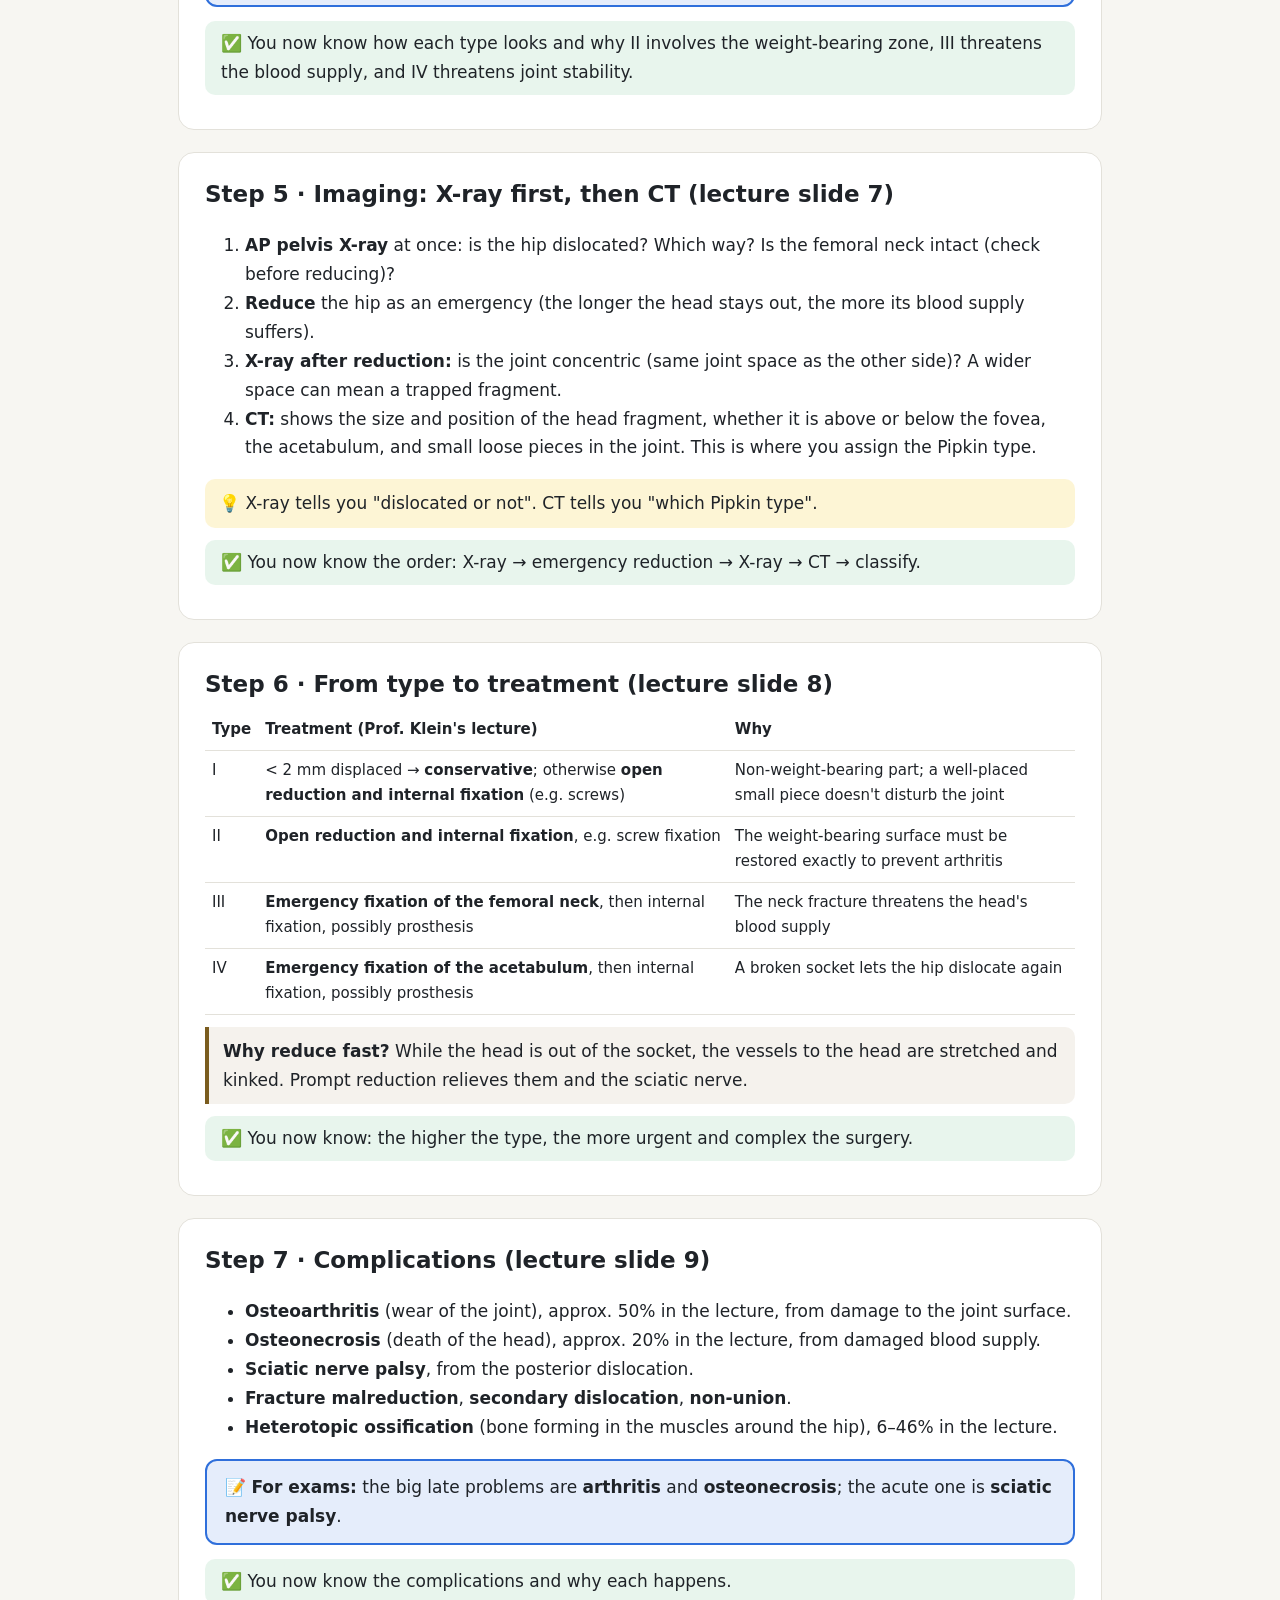
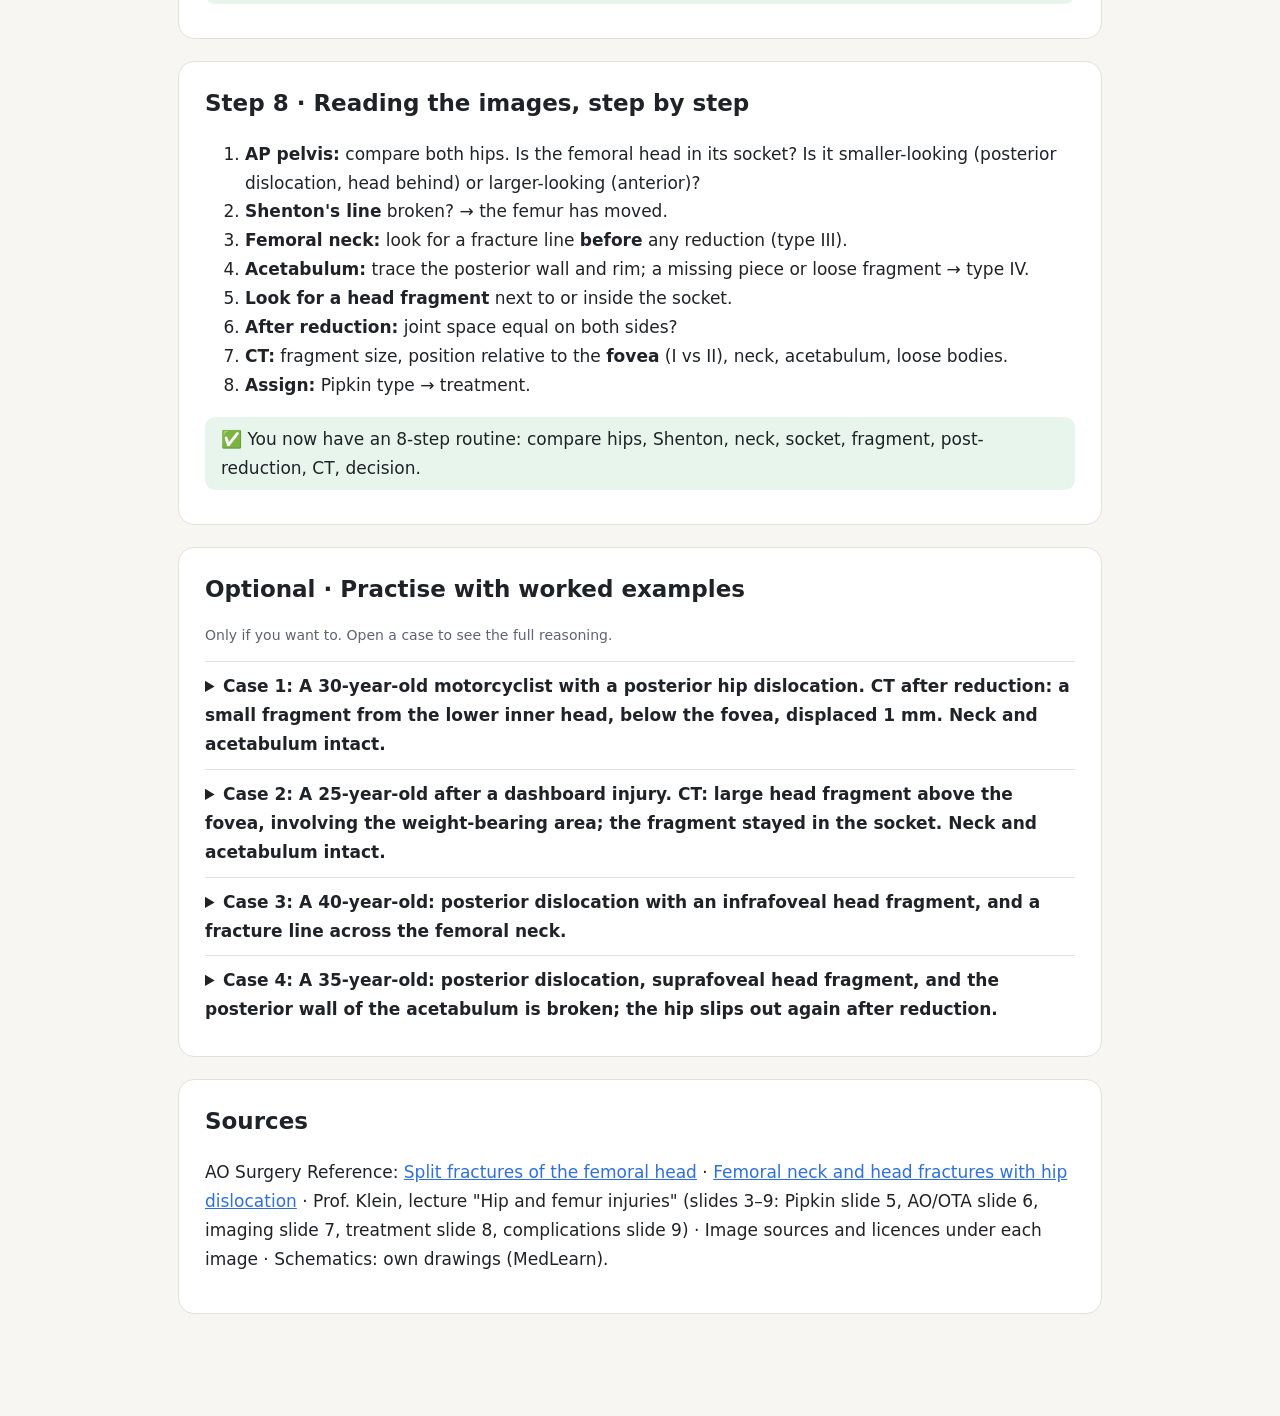
<file: classifications/pipkin.html>
<!DOCTYPE html><html lang="en"><head><meta charset="utf-8"><meta name="viewport" content="width=device-width,initial-scale=1"><title>Pipkin classification – MedLearn</title><style>:root{--bg:#f7f6f2;--panel:#fff;--ink:#1f2328;--mute:#5d6470;--line:#e3e1da;--acc:#2f6fdb;--ok:#1f9d55;--bad:#d64545;--c-hormone:#0f8b8d}
*{box-sizing:border-box}body{margin:0;background:var(--bg);color:var(--ink);font-family:"Atkinson Hyperlegible","Inter","Segoe UI",system-ui,Roboto,Arial,sans-serif;font-size:17px;line-height:1.7}
main{max-width:980px;margin:0 auto;padding:24px 28px 80px}
.card{background:var(--panel);border:1px solid var(--line);border-radius:16px;padding:22px 26px;margin:22px 0}
.card h2{margin:0 0 6px;font-size:23px}.meta{color:var(--mute);font-size:14px}
.scene{border-left:5px solid var(--c-hormone);background:color-mix(in srgb,var(--c-hormone) 9%,transparent);padding:10px 16px;border-radius:0 10px 10px 0;margin:12px 0}
.hint{background:color-mix(in srgb,#f5c518 18%,transparent);border-radius:10px;padding:10px 14px;margin:12px 0}
.exam{background:color-mix(in srgb,var(--acc) 12%,transparent);border:2px solid var(--acc);border-radius:12px;padding:12px 18px;margin:14px 0}
.check{background:color-mix(in srgb,var(--ok) 10%,transparent);border-radius:10px;padding:8px 16px;margin:12px 0}
.grid{display:grid;grid-template-columns:1fr 1fr;gap:16px}
figure{margin:0}figure svg{width:100%;border:1px solid var(--line);border-radius:10px;background:#fff}figcaption{font-size:14px;color:var(--mute)}
.badge{display:inline-block;border-radius:999px;padding:1px 10px;font-size:13px;color:#fff}.g{background:var(--ok)}.r{background:var(--bad)}
table{border-collapse:collapse;width:100%;font-size:15px}td,th{border-bottom:1px solid var(--line);padding:7px;text-align:left;vertical-align:top}
button{font:inherit;cursor:pointer;border-radius:10px;border:1px solid var(--line);background:var(--panel);padding:6px 12px}button:hover{border-color:var(--acc)}
.ans{display:none;margin-top:8px;padding:8px 12px;border-radius:8px;background:color-mix(in srgb,var(--ok) 12%,transparent)}.ans.show{display:block}
.case{border-top:1px solid var(--line);padding:10px 0}a{color:var(--acc)}
@media(max-width:760px){.grid{grid-template-columns:1fr}}
.pair{display:grid;grid-template-columns:1fr 1fr;gap:16px;align-items:start;margin:14px 0}
figure img{width:100%;border-radius:10px;border:1px solid var(--line)}
.attr{font-size:12.5px;color:var(--mute);line-height:1.4}
.pres{background:color-mix(in srgb,#b0287a 7%,transparent);border-left:4px solid #b0287a;border-radius:0 10px 10px 0;padding:10px 14px;margin:10px 0 16px;font-size:16px}.pres ul{margin:4px 0;padding-left:20px}
.why{background:color-mix(in srgb,#7a5c1e 8%,transparent);border-left:4px solid #7a5c1e;border-radius:0 10px 10px 0;padding:10px 14px;margin:12px 0}
details{border-top:1px solid var(--line);padding:10px 0}summary{cursor:pointer;font-weight:600}
@media(max-width:760px){.pair{grid-template-columns:1fr}}
.pres{background:color-mix(in srgb,#b0287a 7%,transparent);border-left:4px solid #b0287a;border-radius:0 10px 10px 0;padding:10px 14px;margin:10px 0 16px;font-size:16px}.pres ul{margin:4px 0;padding-left:20px}</style></head><body><main>
<p class="meta"><a href="../">← Back to MedLearn</a></p><div class="meta">MedLearn · Orthopaedics · Hip &amp; femur · Classifications</div>
<h1 style="margin:4px 0">Pipkin classification of femoral head fractures, a guided walkthrough</h1>
<p class="meta">You read; I explain. No questions until the optional practice section at the very end.</p>

<div class="card"><h2>Step 1 · The patient</h2>
<div class="scene">Tom, 28, was driving when his car hit a tree. His knee slammed into the dashboard. In the emergency room his right leg is shorter, bent at the hip, turned inward, and he can't move it. The X-ray shows the hip is <b>dislocated backward</b>, and next to it there is a small piece of bone that has broken off the <b>femoral head</b> itself. The surgeon says: <i>"Reduce the hip now, then get a CT and tell me the Pipkin type."</i></div>
<div class="check">✅ You now know: Pipkin classifies <b>femoral head</b> fractures (the ball itself, not the neck), and they almost always come with a <b>hip dislocation</b>.</div></div>

<div class="card"><h2>Step 2 · How it happens: the dashboard injury</h2>
<div class="why"><b>Why it matters:</b> the hip is a very deep, stable joint. Breaking the head needs <b>high energy</b>, typically a car crash.</div>
<ol><li>The knee hits the dashboard while hip and knee are <b>bent</b>.</li>
<li>The force runs up the thigh bone and pushes the femoral head <b>backward</b> out of the socket (posterior dislocation).</li>
<li>On its way out, the head scrapes over the back rim of the socket. The rim can <b>shear off a piece of the head</b> (femoral head fracture), break off a piece of the <b>acetabulum</b> (the socket), or both.</li>
<li>The <b>sciatic nerve</b> runs directly behind the hip, so a head pushed out backward can stretch or compress it.</li></ol>
<div class="pair"><figure><img src="pipkin-img/hip-dislocation.jpg" loading="lazy" alt="Real X-ray (AP pelvis): a <b>dislocated hip</b> after trauma; the femoral head sits above and outside its socket. The uploader describes it as a superior dislocation. <b>No femoral head fracture is visible or claimed here</b>; it shows only what "out of the socket" looks like."><figcaption>Real X-ray (AP pelvis): a <b>dislocated hip</b> after trauma; the femoral head sits above and outside its socket. The uploader describes it as a superior dislocation. <b>No femoral head fracture is visible or claimed here</b>; it shows only what "out of the socket" looks like.<div class="attr">Source: <a href="https://commons.wikimedia.org/wiki/File:HipdisX.png">"HipdisX.png"</a> by James Heilman, MD, <a href="https://creativecommons.org/licenses/by-sa/3.0/">CC BY-SA 3.0</a>. Labels added by MedLearn; this labelled version is shared under the same licence.</div></figcaption></figure>
<div><div class="hint">💡 Dashboard → <b>D</b>islocation backward → <b>D</b>amage to head, socket rim, and sciatic nerve.</div>
<div class="exam">📝 <b>For exams:</b> femoral head fracture = high-energy injury + <b>posterior hip dislocation</b>; always examine the <b>sciatic nerve</b>.</div></div></div>
<div class="check">✅ You now know the mechanism: knee on dashboard → head pushed backward → head and/or socket rim break, sciatic nerve at risk.</div></div>

<div class="card"><h2>Step 3 · The landmarks Pipkin uses</h2>
<p><b>Fovea capitis:</b> a small pit on the inner (medial) surface of the femoral head. The <b>ligamentum teres</b> (ligament of the head of the femur) attaches here and connects the head to the bottom of the socket.</p>
<p><b>Weight-bearing zone:</b> the top part of the head that presses against the roof of the socket when you stand. Damage here is more serious for the joint surface.</p>
<p>Pipkin asks one simple question first: <b>is the fracture line below or above the fovea?</b></p>
<ul><li><b>Below</b> (infrafoveal): the broken piece is the lower inner part; it does not carry body weight.</li>
<li><b>Above</b> (suprafoveal): the line runs above the pit, so the piece includes part of the <b>weight-bearing zone</b>, and the ligamentum teres stays attached to the piece.</li></ul>
<p>Then it asks: is there <b>also</b> a femoral neck fracture (type III) or an acetabular fracture (type IV)?</p>
<div class="pair"><figure><img src="pipkin-img/normal-pelvis.jpg" loading="lazy" alt="Real X-ray: a <b>normal</b> adult pelvis (AP). Labelled on the right hip: femoral head, acetabular roof, the approximate fovea region (the pit is often hard to see on plain film), Shenton's line as a smooth arc, and a greater trochanter."><figcaption>Real X-ray: a <b>normal</b> adult pelvis (AP). Labelled on the right hip: femoral head, acetabular roof, the approximate fovea region (the pit is often hard to see on plain film), Shenton's line as a smooth arc, and a greater trochanter.<div class="attr">Source: <a href="https://commons.wikimedia.org/wiki/File:X-ray_of_the_pelvis_of_an_18_year_old_male_-_case_1_-_anteroposterior.jpg">"X-ray of the pelvis of an 18 year old male, case 1"</a>, staff at the Department of Radiology, UC San Diego Health; public domain (Wikimedia Commons). Labels added by MedLearn.</div></figcaption></figure><div><p><b>How to use this normal film:</b> the head sits deep in the socket, the joint space is even, and Shenton's line is one smooth curve. Every dislocation or femoral head fracture breaks one of these rules.</p><p>The fovea is easier to judge on <b>CT</b>, which is why Pipkin I vs II is usually decided there.</p></div></div>
<div class="hint">💡 The fovea is the "border line". Below = minor zone. Above = weight-bearing zone.</div>
<div class="check">✅ You now know the two landmarks, the fovea and the weight-bearing zone, and the two add-ons, neck fracture and socket fracture.</div></div>

<div class="card"><h2>Step 4 · The four Pipkin types, what you see and what it means</h2>
<p class="meta">Real images below come from open-access case reports (CC BY 4.0). The Pipkin type is the one stated by the authors; arrows mark only what I could verify on the image.</p>

<h3>Pipkin I: below the fovea (infrafoveal)</h3>
<div class="pair"><figure><svg viewBox="0 0 480 300" xmlns="http://www.w3.org/2000/svg" role="img" aria-label="Pipkin type 1 schematic"><rect width="480" height="300" fill="#fff"/><path d="M180,90 L250,120 Q262,96 280,104 Q292,118 286,150 L282,295 L236,295 L238,215 Q222,205 228,192 Q214,180 186,182 Z" fill="#f3ead8" stroke="#555" stroke-width="2"/><path d="M100,204 A80,80 0 1 1 209,95" fill="none" stroke="#777" stroke-width="9"/><circle cx="140" cy="135" r="66" fill="#f3ead8" stroke="#555" stroke-width="2"/><path d="M95,90 A63,63 0 0 1 185,90" fill="none" stroke="#2f6fdb" stroke-width="5" stroke-dasharray="6 4"/><path d="M129,200 A66,66 0 0 1 83,168 Z" fill="#f6c3c3" stroke="#d64545" stroke-width="3"/><line x1="81" y1="147" x2="58" y2="152" stroke="#7b3fc4" stroke-width="4"/><circle cx="81" cy="147" r="4" fill="#7b3fc4"/><line x1="113" y1="60" x2="300" y2="20" stroke="#333" stroke-width="1"/><circle cx="113" cy="60" r="2" fill="#333"/><text x="304" y="24" font-size="13" fill="#222">Acetabulum (hip socket)</text><line x1="156" y1="74" x2="300" y2="44" stroke="#333" stroke-width="1"/><circle cx="156" cy="74" r="2" fill="#333"/><text x="304" y="48" font-size="13" fill="#2f6fdb">Weight-bearing zone</text><line x1="150" y1="110" x2="300" y2="68" stroke="#333" stroke-width="1"/><circle cx="150" cy="110" r="2" fill="#333"/><text x="304" y="72" font-size="13" fill="#222">Femoral head</text><line x1="81" y1="147" x2="300" y2="92" stroke="#333" stroke-width="1"/><circle cx="81" cy="147" r="2" fill="#333"/><text x="304" y="96" font-size="13" fill="#7b3fc4">Fovea (pit)</text><line x1="58" y1="152" x2="300" y2="116" stroke="#333" stroke-width="1"/><circle cx="58" cy="152" r="2" fill="#333"/><text x="304" y="120" font-size="13" fill="#7b3fc4">Ligamentum teres</text><line x1="115" y1="171" x2="300" y2="142" stroke="#333" stroke-width="1"/><circle cx="115" cy="171" r="2" fill="#333"/><text x="304" y="146" font-size="13" fill="#d64545">Head fragment</text><text x="304" y="215" font-size="13" font-weight="700" fill="#1f9d55">Below the fovea:</text><text x="304" y="232" font-size="13" font-weight="700" fill="#1f9d55">not weight-bearing</text><text x="304" y="292" font-size="11.5" fill="#5d6470">Right hip, front view (schematic)</text></svg><figcaption>The fragment (red) is the lower inner part of the head, below the fovea; the weight-bearing zone (blue) is intact.</figcaption></figure><div><p><b>Film/CT:</b> a small fragment from the lower inner head, often seen lying low next to the head after reduction.</p><p><b>Meaning:</b> the part that carries weight is spared.</p><p><b>Treatment (lecture):</b> displaced <b>less than 2 mm</b> → conservative; more → open reduction and internal fixation (screws).</p></div></div>
<div class="pair"><figure><img src="pipkin-img/pipkin-1.jpg" loading="lazy" alt="Real X-rays: <b>Pipkin I fracture-dislocation of the left hip</b> (type stated by the authors). A: before reduction, the left femur is displaced out of the socket. B: after reduction, a concentric hip."><figcaption>Real X-rays: <b>Pipkin I fracture-dislocation of the left hip</b> (type stated by the authors). A: before reduction, the left femur is displaced out of the socket. B: after reduction, a concentric hip.<div class="attr">Source: Alfreihi O, et al. Outcome of a conservatively treated large Pipkin I fracture dislocation: a case report. J Surg Case Rep 2023. Figure 2, <a href="https://pmc.ncbi.nlm.nih.gov/articles/PMC10506888/">PMC10506888</a>. Licence: <a href="https://creativecommons.org/licenses/by/4.0/">CC BY 4.0</a>. Labels added by MedLearn.</div></figcaption></figure><div><p><b>What to notice:</b> on the first film the left hip is clearly not sitting in its socket compared with the right. The small infrafoveal fragment itself is hard to see on plain film; the authors confirmed the type on CT. After reduction (B) the joint is concentric. The authors treated this case conservatively.</p></div></div>
<div class="pres"><b>🧍 How the patient presents</b> <span class="meta">(general teaching, not from the lecture)</span><ul><li><b>Symptoms:</b> severe hip pain after high-energy trauma; cannot walk.</li><li><b>Bedside (after a posterior dislocation):</b> the leg is <b>shortened, flexed, adducted and internally rotated</b> (knee pointing toward the other knee) and locked in that position; any movement is very painful.</li><li><b>Why that position:</b> the head has been driven out of the back of the socket and sits behind the pelvis, so the thigh is pulled into flexion, adduction and inward rotation and cannot move back.</li><li><b>Check the sciatic nerve:</b> the head can stretch or bruise it behind the hip: test ankle dorsiflexion/plantar flexion (foot drop) and sensation on the foot, <b>before and after</b> reduction.</li><li><b>Why Pipkin I itself adds little:</b> the symptoms come from the dislocation; the fragment is in the non-weight-bearing part, which is why the type is only found on imaging.</li></ul></div>

<h3>Pipkin II: above the fovea (suprafoveal)</h3>
<div class="pair"><figure><svg viewBox="0 0 480 300" xmlns="http://www.w3.org/2000/svg" role="img" aria-label="Pipkin type 2 schematic"><rect width="480" height="300" fill="#fff"/><path d="M180,90 L250,120 Q262,96 280,104 Q292,118 286,150 L282,295 L236,295 L238,215 Q222,205 228,192 Q214,180 186,182 Z" fill="#f3ead8" stroke="#555" stroke-width="2"/><path d="M100,204 A80,80 0 1 1 209,95" fill="none" stroke="#777" stroke-width="9"/><circle cx="140" cy="135" r="66" fill="#f3ead8" stroke="#555" stroke-width="2"/><path d="M95,90 A63,63 0 0 1 185,90" fill="none" stroke="#2f6fdb" stroke-width="5" stroke-dasharray="6 4"/><path d="M134,201 A66,66 0 0 1 93,88 Z" fill="#f6c3c3" stroke="#d64545" stroke-width="3"/><line x1="81" y1="147" x2="58" y2="152" stroke="#7b3fc4" stroke-width="4"/><circle cx="81" cy="147" r="4" fill="#7b3fc4"/><line x1="113" y1="60" x2="300" y2="20" stroke="#333" stroke-width="1"/><circle cx="113" cy="60" r="2" fill="#333"/><text x="304" y="24" font-size="13" fill="#222">Acetabulum (hip socket)</text><line x1="156" y1="74" x2="300" y2="44" stroke="#333" stroke-width="1"/><circle cx="156" cy="74" r="2" fill="#333"/><text x="304" y="48" font-size="13" fill="#2f6fdb">Weight-bearing zone</text><line x1="150" y1="110" x2="300" y2="68" stroke="#333" stroke-width="1"/><circle cx="150" cy="110" r="2" fill="#333"/><text x="304" y="72" font-size="13" fill="#222">Femoral head</text><line x1="81" y1="147" x2="300" y2="92" stroke="#333" stroke-width="1"/><circle cx="81" cy="147" r="2" fill="#333"/><text x="304" y="96" font-size="13" fill="#7b3fc4">Fovea (pit)</text><line x1="58" y1="152" x2="300" y2="116" stroke="#333" stroke-width="1"/><circle cx="58" cy="152" r="2" fill="#333"/><text x="304" y="120" font-size="13" fill="#7b3fc4">Ligamentum teres</text><line x1="99" y1="150" x2="300" y2="142" stroke="#333" stroke-width="1"/><circle cx="99" cy="150" r="2" fill="#333"/><text x="304" y="146" font-size="13" fill="#d64545">Head fragment</text><text x="304" y="215" font-size="13" font-weight="700" fill="#d64545">Above the fovea:</text><text x="304" y="232" font-size="13" font-weight="700" fill="#d64545">weight-bearing zone;</text><text x="304" y="249" font-size="13" font-weight="700" fill="#d64545">ligament on fragment</text><text x="304" y="292" font-size="11.5" fill="#5d6470">Right hip, front view (schematic)</text></svg><figcaption>The line runs above the fovea: the fragment includes part of the weight-bearing zone, and the ligamentum teres stays on the fragment.</figcaption></figure><div><p><b>Film/CT:</b> a bigger fragment that includes the fovea region and reaches into the upper head.</p><p><b>Meaning:</b> the weight-bearing joint surface is broken; the ligament keeps the fragment tethered to the socket, so it often stays in the socket while the rest of the head dislocates.</p><p><b>Treatment (lecture):</b> <b>open reduction and internal fixation</b>, e.g. screw fixation.</p></div></div>
<div class="pair"><figure><img src="pipkin-img/pipkin-2.jpg" loading="lazy" alt="Real X-ray (AP pelvis): <b>bilateral posterior hip dislocation</b>, with a <b>right Pipkin II fracture</b> (stated by the authors). Both femoral heads sit above and outside their sockets."><figcaption>Real X-ray (AP pelvis): <b>bilateral posterior hip dislocation</b>, with a <b>right Pipkin II fracture</b> (stated by the authors). Both femoral heads sit above and outside their sockets.<div class="attr">Source: Zaizi A, et al. Bilateral posterior hip dislocation associated with right Pipkin II fracture: a case report. Int J Surg Case Rep 2019. Figure 2, <a href="https://pmc.ncbi.nlm.nih.gov/articles/PMC6664009/">PMC6664009</a>. Licence: <a href="https://creativecommons.org/licenses/by/4.0/">CC BY 4.0</a>. Labels added by MedLearn.</div></figcaption></figure><div><p><b>What to notice:</b> both heads ride high and lateral, outside their sockets, the typical AP look of a posterior dislocation. I do not point to the exact Pipkin II fragment because I cannot see it clearly at this resolution; the authors identified it.</p><p>In this case the fragment later blocked a concentric reduction, which is why the authors went on to fix it with screws.</p></div></div>
<div class="pres"><b>🧍 How the patient presents</b> <span class="meta">(general teaching, not from the lecture)</span><ul><li><b>Symptoms and bedside:</b> same as type I, from the dislocation: severe pain, leg shortened, flexed, adducted, internally rotated.</li><li><b>Why the type matters later:</b> a step in the weight-bearing surface leads to pain on walking and early arthritis if not restored.</li><li>Check the <b>sciatic nerve</b> before and after reduction.</li></ul></div>

<h3>Pipkin III: type I or II + femoral neck fracture</h3>
<div class="pair"><figure><svg viewBox="0 0 480 300" xmlns="http://www.w3.org/2000/svg" role="img" aria-label="Pipkin type 3 schematic"><rect width="480" height="300" fill="#fff"/><path d="M180,90 L250,120 Q262,96 280,104 Q292,118 286,150 L282,295 L236,295 L238,215 Q222,205 228,192 Q214,180 186,182 Z" fill="#f3ead8" stroke="#555" stroke-width="2"/><path d="M100,204 A80,80 0 1 1 209,95" fill="none" stroke="#777" stroke-width="9"/><circle cx="140" cy="135" r="66" fill="#f3ead8" stroke="#555" stroke-width="2"/><path d="M95,90 A63,63 0 0 1 185,90" fill="none" stroke="#2f6fdb" stroke-width="5" stroke-dasharray="6 4"/><path d="M134,201 A66,66 0 0 1 93,88 Z" fill="#f6c3c3" stroke="#d64545" stroke-width="3"/><line x1="81" y1="147" x2="58" y2="152" stroke="#7b3fc4" stroke-width="4"/><circle cx="81" cy="147" r="4" fill="#7b3fc4"/><line x1="216" y1="96" x2="218" y2="186" stroke="#d64545" stroke-width="4"/><line x1="113" y1="60" x2="300" y2="20" stroke="#333" stroke-width="1"/><circle cx="113" cy="60" r="2" fill="#333"/><text x="304" y="24" font-size="13" fill="#222">Acetabulum (hip socket)</text><line x1="156" y1="74" x2="300" y2="44" stroke="#333" stroke-width="1"/><circle cx="156" cy="74" r="2" fill="#333"/><text x="304" y="48" font-size="13" fill="#2f6fdb">Weight-bearing zone</text><line x1="150" y1="110" x2="300" y2="68" stroke="#333" stroke-width="1"/><circle cx="150" cy="110" r="2" fill="#333"/><text x="304" y="72" font-size="13" fill="#222">Femoral head</text><line x1="81" y1="147" x2="300" y2="92" stroke="#333" stroke-width="1"/><circle cx="81" cy="147" r="2" fill="#333"/><text x="304" y="96" font-size="13" fill="#7b3fc4">Fovea (pit)</text><line x1="58" y1="152" x2="300" y2="116" stroke="#333" stroke-width="1"/><circle cx="58" cy="152" r="2" fill="#333"/><text x="304" y="120" font-size="13" fill="#7b3fc4">Ligamentum teres</text><line x1="99" y1="150" x2="300" y2="142" stroke="#333" stroke-width="1"/><circle cx="99" cy="150" r="2" fill="#333"/><text x="304" y="146" font-size="13" fill="#d64545">Head fragment</text><line x1="217" y1="160" x2="300" y2="168" stroke="#333" stroke-width="1"/><circle cx="217" cy="160" r="2" fill="#333"/><text x="304" y="172" font-size="13" fill="#d64545">Femoral neck fracture</text><text x="304" y="215" font-size="13" font-weight="700" fill="#d64545">Type I or II</text><text x="304" y="232" font-size="13" font-weight="700" fill="#d64545">+ femoral neck fracture</text><text x="304" y="292" font-size="11.5" fill="#5d6470">Right hip, front view (schematic)</text></svg><figcaption>A head fragment plus a break through the femoral neck.</figcaption></figure><div><p><b>Film/CT:</b> head fragment and a fracture line across the neck.</p><p><b>Meaning:</b> the neck fracture can tear the <b>retinacular vessels</b> that run along the neck to the head (same blood supply as in the Garden walkthrough), so the head is at high risk of dying (osteonecrosis).</p><p><b>Treatment (lecture):</b> <b>emergency fixation</b> of the femoral neck, then internal fixation, <b>possibly a prosthesis</b>.</p></div></div>
<div class="pair"><figure><img src="pipkin-img/pipkin-3.jpg" loading="lazy" alt="Real X-ray (AP pelvis, preoperative): <b>right Pipkin III femoral head fracture</b> (stated by the authors)."><figcaption>Real X-ray (AP pelvis, preoperative): <b>right Pipkin III femoral head fracture</b> (stated by the authors).<div class="attr">Source: Wang S, et al. Pipkin type III femoral head fracture: which treatment strategy can be recommended? J Orthop Traumatol 2023. Figure 2A (cropped), <a href="https://pmc.ncbi.nlm.nih.gov/articles/PMC10275838/">PMC10275838</a>. Licence: <a href="https://creativecommons.org/licenses/by/4.0/">CC BY 4.0</a>. Labels added by MedLearn.</div></figcaption></figure><div><p><b>What to notice:</b> compare both sides. The right hip has lost its normal outline at the head and neck, while the left hip is normal. The exact fracture lines need CT; I only mark the injured side. The authors treated it with open reduction and internal fixation and show bony union at 3 months.</p></div></div>
<div class="pres"><b>🧍 How the patient presents</b> <span class="meta">(general teaching, not from the lecture)</span><ul><li><b>Symptoms:</b> severe pain, cannot bear weight.</li><li><b>Bedside:</b> the picture can be mixed. A neck fracture can leave the leg shortened and <b>externally</b> rotated (as in a displaced neck fracture) instead of the typical internally rotated dislocation position, because the shaft is no longer connected to the dislocated head.</li><li><b>Why it matters:</b> sometimes the neck breaks <b>during</b> a reduction attempt, which is why imaging the neck before reducing is important.</li></ul></div>

<h3>Pipkin IV: type I or II + acetabular fracture</h3>
<div class="pair"><figure><svg viewBox="0 0 480 300" xmlns="http://www.w3.org/2000/svg" role="img" aria-label="Pipkin type 4 schematic"><rect width="480" height="300" fill="#fff"/><path d="M180,90 L250,120 Q262,96 280,104 Q292,118 286,150 L282,295 L236,295 L238,215 Q222,205 228,192 Q214,180 186,182 Z" fill="#f3ead8" stroke="#555" stroke-width="2"/><path d="M100,204 A80,80 0 0 1 140,55" fill="none" stroke="#777" stroke-width="9"/><path d="M159,45 A92,92 0 0 1 218,86" fill="none" stroke="#d64545" stroke-width="9"/><circle cx="140" cy="135" r="66" fill="#f3ead8" stroke="#555" stroke-width="2"/><path d="M95,90 A63,63 0 0 1 185,90" fill="none" stroke="#2f6fdb" stroke-width="5" stroke-dasharray="6 4"/><path d="M129,200 A66,66 0 0 1 83,168 Z" fill="#f6c3c3" stroke="#d64545" stroke-width="3"/><line x1="81" y1="147" x2="58" y2="152" stroke="#7b3fc4" stroke-width="4"/><circle cx="81" cy="147" r="4" fill="#7b3fc4"/><line x1="113" y1="60" x2="300" y2="20" stroke="#333" stroke-width="1"/><circle cx="113" cy="60" r="2" fill="#333"/><text x="304" y="24" font-size="13" fill="#222">Acetabulum (hip socket)</text><line x1="156" y1="74" x2="300" y2="44" stroke="#333" stroke-width="1"/><circle cx="156" cy="74" r="2" fill="#333"/><text x="304" y="48" font-size="13" fill="#2f6fdb">Weight-bearing zone</text><line x1="150" y1="110" x2="300" y2="68" stroke="#333" stroke-width="1"/><circle cx="150" cy="110" r="2" fill="#333"/><text x="304" y="72" font-size="13" fill="#222">Femoral head</text><line x1="81" y1="147" x2="300" y2="92" stroke="#333" stroke-width="1"/><circle cx="81" cy="147" r="2" fill="#333"/><text x="304" y="96" font-size="13" fill="#7b3fc4">Fovea (pit)</text><line x1="58" y1="152" x2="300" y2="116" stroke="#333" stroke-width="1"/><circle cx="58" cy="152" r="2" fill="#333"/><text x="304" y="120" font-size="13" fill="#7b3fc4">Ligamentum teres</text><line x1="115" y1="171" x2="300" y2="142" stroke="#333" stroke-width="1"/><circle cx="115" cy="171" r="2" fill="#333"/><text x="304" y="146" font-size="13" fill="#d64545">Head fragment</text><line x1="193" y1="60" x2="300" y2="168" stroke="#333" stroke-width="1"/><circle cx="193" cy="60" r="2" fill="#333"/><text x="304" y="172" font-size="13" fill="#d64545">Acetabular rim fragment</text><text x="304" y="215" font-size="13" font-weight="700" fill="#d64545">Type I or II</text><text x="304" y="232" font-size="13" font-weight="700" fill="#d64545">+ acetabular fracture</text><text x="304" y="292" font-size="11.5" fill="#5d6470">Right hip, front view (schematic)</text></svg><figcaption>A head fragment plus a broken piece of the socket rim (red, usually the posterior wall in a posterior dislocation; front view is schematic).</figcaption></figure>
<figure><img src="pipkin-img/acetabulum-ct.jpg" loading="lazy" alt="Real CT (axial slice through both hips): a <b>comminuted acetabular fracture</b> on one side (uploader: involving anterior and posterior columns), normal hip on the other. <b>This is not a Pipkin case</b>; it shows what a fractured socket looks like on CT."><figcaption>Real CT (axial slice through both hips): a <b>comminuted acetabular fracture</b> on one side (uploader: involving anterior and posterior columns), normal hip on the other. <b>This is not a Pipkin case</b>; it shows what a fractured socket looks like on CT.<div class="attr">Source: <a href="https://commons.wikimedia.org/wiki/File:Acetabular_Fracture_CT.png">"Acetabular Fracture CT.png"</a> by Seannovak, <a href="https://creativecommons.org/licenses/by-sa/3.0/">CC BY-SA 3.0</a>. Labels added by MedLearn; this labelled version is shared under the same licence.</div></figcaption></figure></div>
<div class="pair"><figure><img src="pipkin-img/pipkin-4.jpg" loading="lazy" alt="Real images: <b>right Pipkin IV fracture</b> (stated by the authors). (a) AP after closed reduction. (b) Axial CT: femoral head and a posterior wall defect. (c) 3D CT of the femur: displaced medial head fragment. (d) 3D CT of the acetabulum: displaced posterosuperior wall."><figcaption>Real images: <b>right Pipkin IV fracture</b> (stated by the authors). (a) AP after closed reduction. (b) Axial CT: femoral head and a posterior wall defect. (c) 3D CT of the femur: displaced medial head fragment. (d) 3D CT of the acetabulum: displaced posterosuperior wall.<div class="attr">Source: Miyamoto S, et al. Femoral varus osteotomy for hip instability after traumatic fracture dislocations of the hip associated with femoral head fractures: a report of two cases. Case Rep Orthop 2016. Figure 6, <a href="https://pmc.ncbi.nlm.nih.gov/articles/PMC4884837/">PMC4884837</a>. Licence: <a href="https://creativecommons.org/licenses/by/4.0/">CC BY 4.0</a>. Labels added by MedLearn.</div></figcaption></figure><div><p><b>What to notice:</b> the plain film after reduction (a) looks fairly harmless. Only the CT (b–d) shows both parts of the injury: the <b>head fragment</b> (type I/II part) and the <b>broken posterior wall</b> (the "+ acetabulum" that makes it type IV). This is exactly why CT is mandatory after reduction.</p></div></div>
<p><b>Meaning:</b> the socket itself is damaged, so the hip may not stay in place after reduction (secondary dislocation). <b>Treatment (lecture):</b> <b>emergency fixation</b> of the acetabulum, then internal fixation, possibly a prosthesis.</p>
<div class="pres"><b>🧍 How the patient presents</b> <span class="meta">(general teaching, not from the lecture)</span><ul><li><b>Symptoms and bedside:</b> as for the posterior dislocation; may be very unstable, and the hip can slip out again after reduction.</li><li>Look for other injuries: high-energy trauma often injures other body regions too.</li><li>Check the <b>sciatic nerve</b> before and after reduction.</li></ul></div>
<div class="exam">📝 <b>For exams:</b> I = below fovea · II = above fovea (weight-bearing) · III = I/II + neck fracture · IV = I/II + acetabular fracture.</div>
<div class="check">✅ You now know how each type looks and why II involves the weight-bearing zone, III threatens the blood supply, and IV threatens joint stability.</div></div>

<div class="card"><h2>Step 5 · Imaging: X-ray first, then CT (lecture slide 7)</h2>
<ol><li><b>AP pelvis X-ray</b> at once: is the hip dislocated? Which way? Is the femoral neck intact (check before reducing)?</li>
<li><b>Reduce</b> the hip as an emergency (the longer the head stays out, the more its blood supply suffers).</li>
<li><b>X-ray after reduction:</b> is the joint concentric (same joint space as the other side)? A wider space can mean a trapped fragment.</li>
<li><b>CT:</b> shows the size and position of the head fragment, whether it is above or below the fovea, the acetabulum, and small loose pieces in the joint. This is where you assign the Pipkin type.</li></ol>
<div class="hint">💡 X-ray tells you "dislocated or not". CT tells you "which Pipkin type".</div>
<div class="check">✅ You now know the order: X-ray → emergency reduction → X-ray → CT → classify.</div></div>

<div class="card"><h2>Step 6 · From type to treatment (lecture slide 8)</h2>
<table><tr><th>Type</th><th>Treatment (Prof. Klein's lecture)</th><th>Why</th></tr>
<tr><td>I</td><td>&lt; 2 mm displaced → <b>conservative</b>; otherwise <b>open reduction and internal fixation</b> (e.g. screws)</td><td>Non-weight-bearing part; a well-placed small piece doesn't disturb the joint</td></tr>
<tr><td>II</td><td><b>Open reduction and internal fixation</b>, e.g. screw fixation</td><td>The weight-bearing surface must be restored exactly to prevent arthritis</td></tr>
<tr><td>III</td><td><b>Emergency fixation of the femoral neck</b>, then internal fixation, possibly prosthesis</td><td>The neck fracture threatens the head's blood supply</td></tr>
<tr><td>IV</td><td><b>Emergency fixation of the acetabulum</b>, then internal fixation, possibly prosthesis</td><td>A broken socket lets the hip dislocate again</td></tr></table>
<div class="why"><b>Why reduce fast?</b> While the head is out of the socket, the vessels to the head are stretched and kinked. Prompt reduction relieves them and the sciatic nerve.</div>
<div class="check">✅ You now know: the higher the type, the more urgent and complex the surgery.</div></div>

<div class="card"><h2>Step 7 · Complications (lecture slide 9)</h2>
<ul><li><b>Osteoarthritis</b> (wear of the joint), approx. 50% in the lecture, from damage to the joint surface.</li>
<li><b>Osteonecrosis</b> (death of the head), approx. 20% in the lecture, from damaged blood supply.</li>
<li><b>Sciatic nerve palsy</b>, from the posterior dislocation.</li>
<li><b>Fracture malreduction</b>, <b>secondary dislocation</b>, <b>non-union</b>.</li>
<li><b>Heterotopic ossification</b> (bone forming in the muscles around the hip), 6–46% in the lecture.</li></ul>
<div class="exam">📝 <b>For exams:</b> the big late problems are <b>arthritis</b> and <b>osteonecrosis</b>; the acute one is <b>sciatic nerve palsy</b>.</div>
<div class="check">✅ You now know the complications and why each happens.</div></div>

<div class="card"><h2>Step 8 · Reading the images, step by step</h2>
<ol><li><b>AP pelvis:</b> compare both hips. Is the femoral head in its socket? Is it smaller-looking (posterior dislocation, head behind) or larger-looking (anterior)?</li>
<li><b>Shenton's line</b> broken? → the femur has moved.</li>
<li><b>Femoral neck:</b> look for a fracture line <b>before</b> any reduction (type III).</li>
<li><b>Acetabulum:</b> trace the posterior wall and rim; a missing piece or loose fragment → type IV.</li>
<li><b>Look for a head fragment</b> next to or inside the socket.</li>
<li><b>After reduction:</b> joint space equal on both sides?</li>
<li><b>CT:</b> fragment size, position relative to the <b>fovea</b> (I vs II), neck, acetabulum, loose bodies.</li>
<li><b>Assign:</b> Pipkin type → treatment.</li></ol>
<div class="check">✅ You now have an 8-step routine: compare hips, Shenton, neck, socket, fragment, post-reduction, CT, decision.</div></div>
<div class="card"><h2>Optional · Practise with worked examples</h2><p class="meta">Only if you want to. Open a case to see the full reasoning.</p><details><summary>Case 1: A 30-year-old motorcyclist with a posterior hip dislocation. CT after reduction: a small fragment from the lower inner head, below the fovea, displaced 1 mm. Neck and acetabulum intact.</summary><div class="ans show"><b>Pipkin I, conservative.</b> <i>Reasoning:</i> below the fovea = type I; no neck or socket fracture rules out III/IV. Per the lecture algorithm, displacement under 2 mm → conservative treatment.</div></details><details><summary>Case 2: A 25-year-old after a dashboard injury. CT: large head fragment above the fovea, involving the weight-bearing area; the fragment stayed in the socket. Neck and acetabulum intact.</summary><div class="ans show"><b>Pipkin II, open reduction and internal fixation.</b> <i>Reasoning:</i> above the fovea, weight-bearing zone involved, and it stayed in the socket because the ligamentum teres holds it. Weight-bearing surface must be restored, so screw fixation.</div></details><details><summary>Case 3: A 40-year-old: posterior dislocation with an infrafoveal head fragment, and a fracture line across the femoral neck.</summary><div class="ans show"><b>Pipkin III.</b> <i>Reasoning:</i> type I head fracture + neck fracture. The neck fracture threatens the retinacular vessels, so emergency neck fixation, then internal fixation or possibly a prosthesis.</div></details><details><summary>Case 4: A 35-year-old: posterior dislocation, suprafoveal head fragment, and the posterior wall of the acetabulum is broken; the hip slips out again after reduction.</summary><div class="ans show"><b>Pipkin IV.</b> <i>Reasoning:</i> type II head fracture + acetabular fracture. The broken socket explains the secondary dislocation. Emergency acetabular fixation, then internal fixation, possibly a prosthesis.</div></details></div>
<div class="card"><h2>Sources</h2><p>AO Surgery Reference: <a href="https://surgeryreference.aofoundation.org/orthopedic-trauma/adult-trauma/proximal-femur/femoral-head-fracture-split">Split fractures of the femoral head</a> · <a href="https://surgeryreference.aofoundation.org/orthopedic-trauma/adult-trauma/proximal-femur/femoral-neck-and-head-fracture-with-hip-dislocation">Femoral neck and head fractures with hip dislocation</a> · Prof. Klein, lecture "Hip and femur injuries" (slides 3–9: Pipkin slide 5, AO/OTA slide 6, imaging slide 7, treatment slide 8, complications slide 9) · Image sources and licences under each image · Schematics: own drawings (MedLearn).</p></div></main></body></html>
</file>
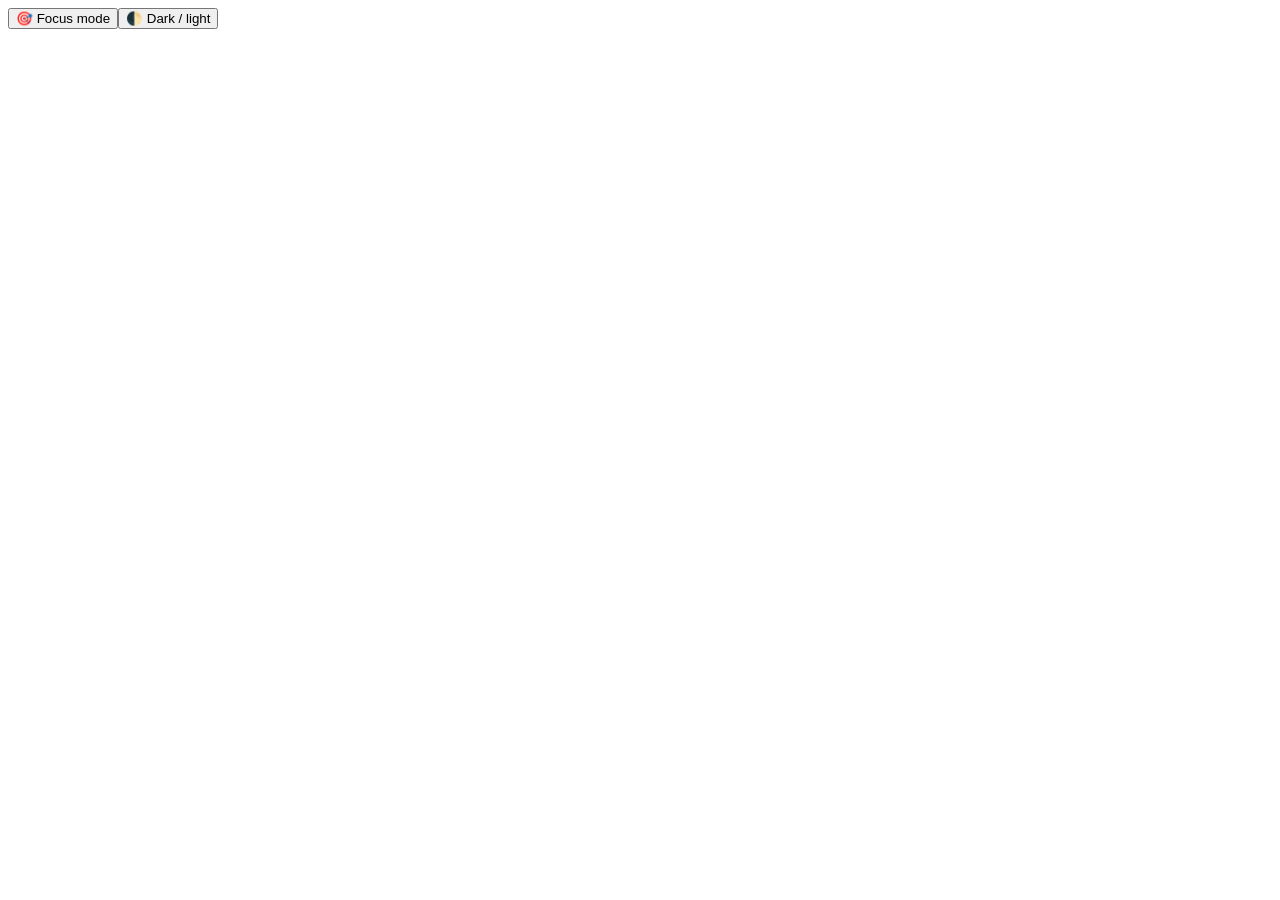
<file: src/shell.html>
<!DOCTYPE html><html lang="en"><head><meta charset="utf-8"><meta name="viewport" content="width=device-width,initial-scale=1"><title>MedLearn</title>
<style>/*CSS*/</style></head><body><noscript><div style="padding:40px;font:18px sans-serif">This page needs JavaScript. Please download the file and open it in Chrome, Edge, Safari or Firefox.</div></noscript>
<script>window.__err=[];window.onerror=(m,s,l)=>{window.__err.push(m+" @"+l);document.documentElement.setAttribute("data-err",window.__err.join(" | "))};</script>
<div id="app"><nav></nav><main><div class="top"><div class="bar" id="bar"><i></i></div><span class="pill" id="prog"></span><span class="pill" id="xp"></span><span class="pill" id="streak"></span><button id="focus" title="Dim everything except the current card">🎯 Focus mode</button><button id="dark">🌓 Dark / light</button></div><div id="content"></div></main></div>
<div id="pop"></div><canvas id="confetti"></canvas><div id="toast"></div>
<script>/*JS*/</script></body></html>
</file>
